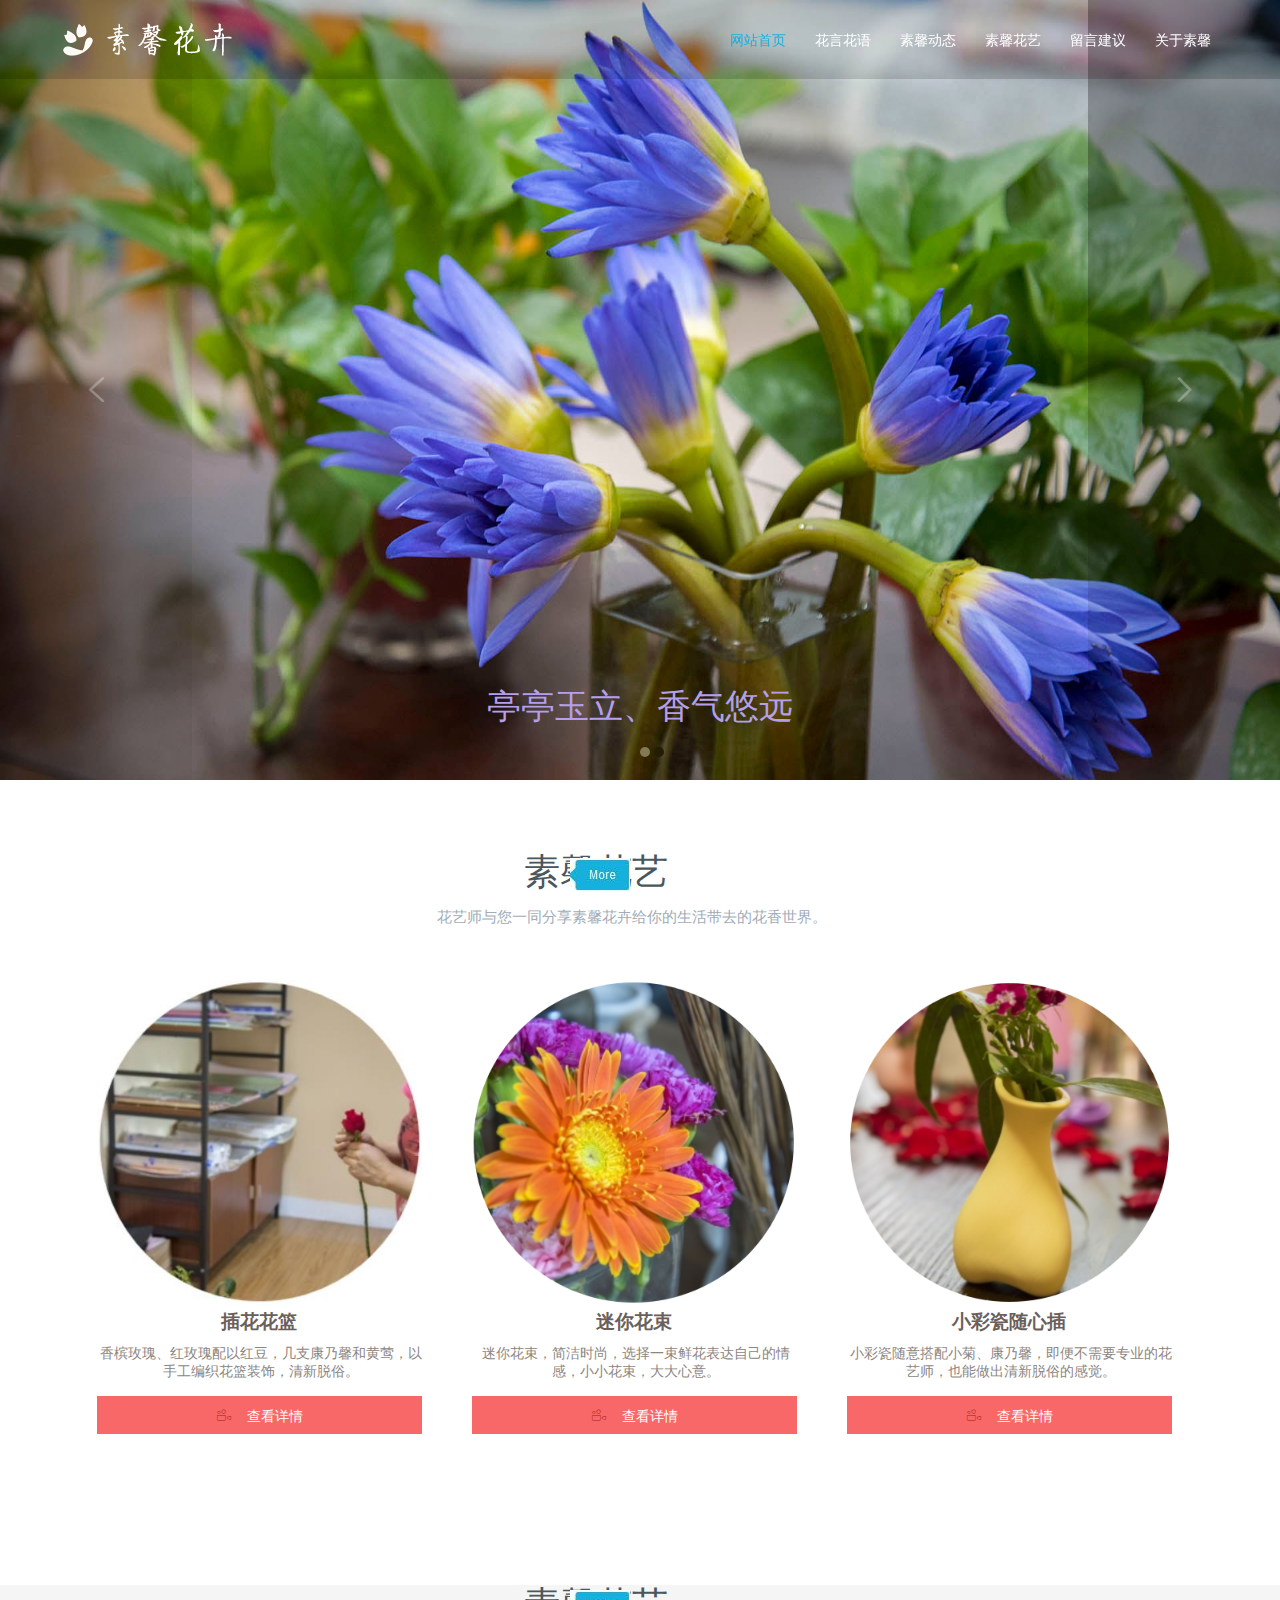
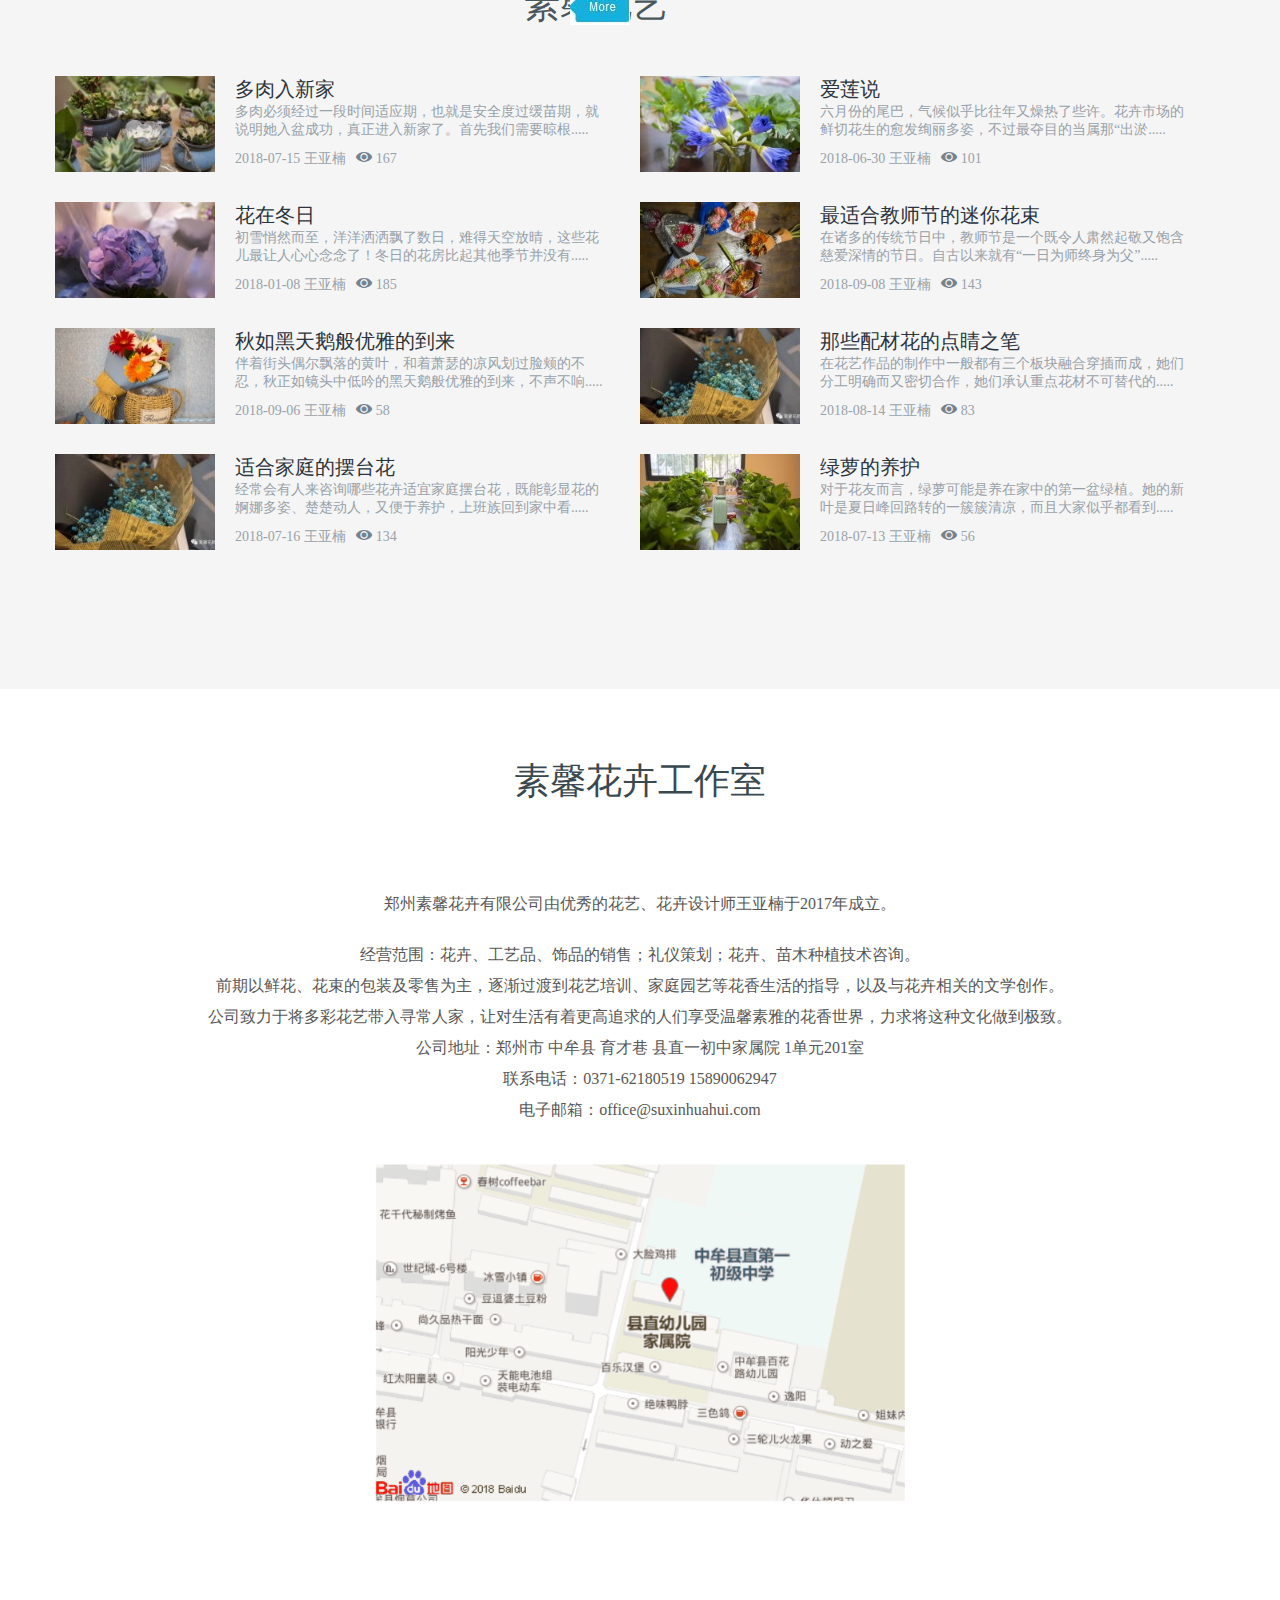
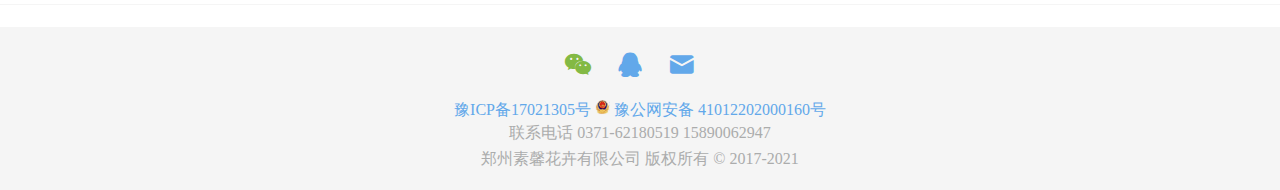
<file: suxinhuahui/index.html>
<!DOCTYPE html>
<html>
<head>
	<title></title>
	<link rel="stylesheet" type="text/css" href="./css/base.css">
	<link rel="stylesheet" type="text/css" href="./css/index.css">
	<link rel="stylesheet" type="text/css" href="./css/iconfont.css">
</head>
<body>
      <!-- header部 -->
	<div class="header">
		<div class="headerContent">
    	  <img src="./img/logo.png" class="logo">
    	  <div class="nav">
    		<ul>
    			<li><a href="" title="网站首页" class="one">网站首页</a></li>
    			<li><a href="huayanhuayu.html" title="花言花语" >花言花语</a></li>
    			<li><a href="huayanhuayu.html" title="素馨动态">素馨动态</a></li>
    			<li><a href="" title="素馨花艺">素馨花艺</a></li>
    			<li><a href="liuyanjianyi.html" title="留言建议">留言建议</a></li>
    			<li><a href="guanyusuxin.html" title="关于素馨">关于素馨</a></li>
    		</ul>
    	  </div>
    	 </div>
    </div>
    <!-- banner部 -->
    <div class="banner">
    		<ul class="bannerimg">
    			<li>
    				<a href="">
    					<img src="./img/bg.jpg">
    				</a>
    			</li>
    			<li>
    				<a href="">
    					<img src="./img/bgtwo.jpg">
    				</a>
    			</li>
    		</ul>
    		<p class="biaoyu">亭亭玉立、香气悠远</p>
            <div class="btnleft"> <i class="iconfont icon-ico_leftarrow"></i></div>
            <div class="btnright"> <i class="iconfont icon-youjiantou"></i></div>
            <ul class="btns">
            	<li></li>
            	<li></li>
            </ul>
	</div>
     <!-- main部 --> 
    <div class="main">
    	<div class="hezi">
    		<p>素馨花艺</p>
    		<a href="" class="biaozhi"><img src="./img/biaozhi.jpg"></a>
    	</div>
    	<p class="miaoshu">花艺师与您一同分享素馨花卉给你的生活带去的花香世界。</p>
     <!-- main里三个大块  -->
      
       <ul class="main">
    	<li>
    		<img src="./img/chahuahualan.jpg" class="chahua">
    		<span>插花花篮</span>
    		<span class="neirong">香槟玫瑰、红玫瑰配以红豆，几支康乃馨和黄莺，以手工编织花篮装饰，清新脱俗。</span>
    		<a href="xiangqing.html"> <i class="iconfont icon-sheyingji01"></i>查看详情</a>
    	</li>
    	<li>
    		<img src="./img/mini.png" class="chahua">
    		<span>迷你花束</span>
    		<span class="neirong">迷你花束，简洁时尚，选择一束鲜花表达自己的情感，小小花束，大大心意。</span>
    		<a href="xiangqing.html"> <i class="iconfont icon-sheyingji01"></i>查看详情</a>
    	</li>
    	<li>
    		<img src="./img/caici.png" class="chahua">
    		<span>小彩瓷随心插</span>
    		<span class="neirong">小彩瓷随意搭配小菊、康乃馨，即便不需要专业的花艺师，也能做出清新脱俗的感觉。</span>
    		<a href="xiangqing.html"> <i class="iconfont icon-sheyingji01"></i>查看详情</a>
    	</li>
        </ul>
    <div style="clear: both"></div>
    </div>
     <!-- jieshao部分 -->
	<div class="jieshao">
    	<div class="hezi">
    		<p>素馨花艺</p>
    		<a href="" class="biaozhi"><img src="./img/biaozhi.jpg"></a>
    	</div>
    	<div class="xiangqing">
    		<div>
    			<img src="./img/duorou.jpg">
    			<div class="right">
    				<a href="xiangqing.html" title="多肉入新家">多肉入新家</a>
    				<span>多肉必须经过一段时间适应期，也就是安全度过缓苗期，就说明她入盆成功，真正进入新家了。首先我们需要晾根.....</span>
    				<span>2018-07-15 王亚楠 &nbsp&nbsp<i class="iconfont icon-ai-eye"></i> 167</span>
    			</div>
    		</div>
    		<div>
    			<img src="./img/thumb.jpg">
    			<div class="right">
    				<a href="xiangqing.html" title="爱莲说">爱莲说</a>
    				<span>六月份的尾巴，气候似乎比往年又燥热了些许。花卉市场的鲜切花生的愈发绚丽多姿，不过最夺目的当属那“出淤.....</span>
    				<span>2018-06-30  王亚楠 &nbsp&nbsp<i class="iconfont icon-ai-eye"></i> 101</span>
    			</div>
    		</div>
    		<div>
    			<img src="./img/dong.jpg">
    			<div class="right">
    				<a href="xiangqing.html" title="花在冬日">花在冬日</a>
    				<span>初雪悄然而至，洋洋洒洒飘了数日，难得天空放晴，这些花儿最让人心心念念了！冬日的花房比起其他季节并没有.....</span>
    				<span>2018-01-08 王亚楠 &nbsp&nbsp<i class="iconfont icon-ai-eye"></i> 185</span>
    			</div>
    		</div>
    		<div>
    			<img src="./img/jiaoshi.jpg">
    			<div class="right">
    				<a href="xiangqing.html" title="最适合教师节的迷你花束">
                     最适合教师节的迷你花束 </a>
    				<span>在诸多的传统节日中，教师节是一个既令人肃然起敬又饱含慈爱深情的节日。自古以来就有“一日为师终身为父”.....</span>
    				<span>2018-09-08 王亚楠 &nbsp&nbsp<i class="iconfont icon-ai-eye"></i> 143</span>
    			</div>
    		</div>
    		<div>
    			<img src="./img/huanghua.jpg">
    			<div class="right">
    				<a href="xiangqing.html" title="秋如黑天鹅般优雅的到来">秋如黑天鹅般优雅的到来 </a>
    				<span>伴着街头偶尔飘落的黄叶，和着萧瑟的凉风划过脸颊的不忍，秋正如镜头中低吟的黑天鹅般优雅的到来，不声不响.....</span>
    				<span>2018-09-06 王亚楠 &nbsp&nbsp<i class="iconfont icon-ai-eye"></i> 58</span>
    			</div>
    		</div>
    		<div>
    			<img src="./img/peicaihua.jpg">
    			<div class="right">
    				<a href="xiangqing.html" title="那些配材花的点睛之笔">那些配材花的点睛之笔 </a>
    				<span>在花艺作品的制作中一般都有三个板块融合穿插而成，她们分工明确而又密切合作，她们承认重点花材不可替代的.....</span>
    				<span>2018-08-14 王亚楠 &nbsp&nbsp<i class="iconfont icon-ai-eye"></i> 83</span>
    			</div>
    		</div>
    		<div>
    			<img src="./img/baitaihua.jpg">
    			<div class="right">
    				<a href="xiangqing.html" title="适合家庭的摆台花">
                       适合家庭的摆台花 </a>
    				<span>经常会有人来咨询哪些花卉适宜家庭摆台花，既能彰显花的婀娜多姿、楚楚动人，又便于养护，上班族回到家中看.....</span>
    				<span>2018-07-16 王亚楠 &nbsp&nbsp<i class="iconfont icon-ai-eye"></i> 134</span>
    			</div>
    		</div>
    		<div>
    			<img src="./img/lvluo.jpg">
    			<div class="right">
    				<a href="xiangqing.html" title="绿萝的养护">
                        绿萝的养护 </a>
    				<span>对于花友而言，绿萝可能是养在家中的第一盆绿植。她的新叶是夏日峰回路转的一簇簇清凉，而且大家似乎都看到.....</span>
    				<span>2018-07-13 王亚楠 &nbsp&nbsp<i class="iconfont icon-ai-eye"></i> 56</span>
    			</div>
    		</div>
    	</div>
    	<div style="clear: both"></div>
    </div>
   <section>
    <div class="gongzuoshi">素馨花卉工作室</div>
    <div class="duanluo">
    	<span>郑州素馨花卉有限公司由优秀的花艺、花卉设计师王亚楠于2017年成立。</span>
    	<span>经营范围：花卉、工艺品、饰品的销售；礼仪策划；花卉、苗木种植技术咨询。</span>
    	<span>前期以鲜花、花束的包装及零售为主，逐渐过渡到花艺培训、家庭园艺等花香生活的指导，以及与花卉相关的文学创作。</span>
    	<span>公司致力于将多彩花艺带入寻常人家，让对生活有着更高追求的人们享受温馨素雅的花香世界，力求将这种文化做到极致。</span>
    	<span>公司地址：郑州市 中牟县 育才巷 县直一初中家属院 1单元201室</span>
    	<span>联系电话：0371-62180519  15890062947</span>
    	<span>电子邮箱：office@suxinhuahui.com</span>
    </div>
    </section>
    <div class="daohang">
      <img src="./img/daohang.png">
    </div>
    <div class="kongbai"></div>
    <!-- footer部分 -->
    <div class="footer">
    	<div class="photo">
    		<i class="iconfont icon-weixin"></i>
    		<i class="iconfont icon-qq"></i>
    		<i class="iconfont icon-youxiang"></i>
    	</div>
    	<div class="one">
    		<a href="">豫ICP备17021305号</a>
    		<img src="./img/guohui.png">
    		<a href="">豫公网安备 41012202000160号</a>
    	</div>
    	<div class="phone">联系电话 0371-62180519 15890062947</div>
    	<div class="phone">郑州素馨花卉有限公司 版权所有 © 2017-2021</div>
    </div>
</body>
</html>
</file>
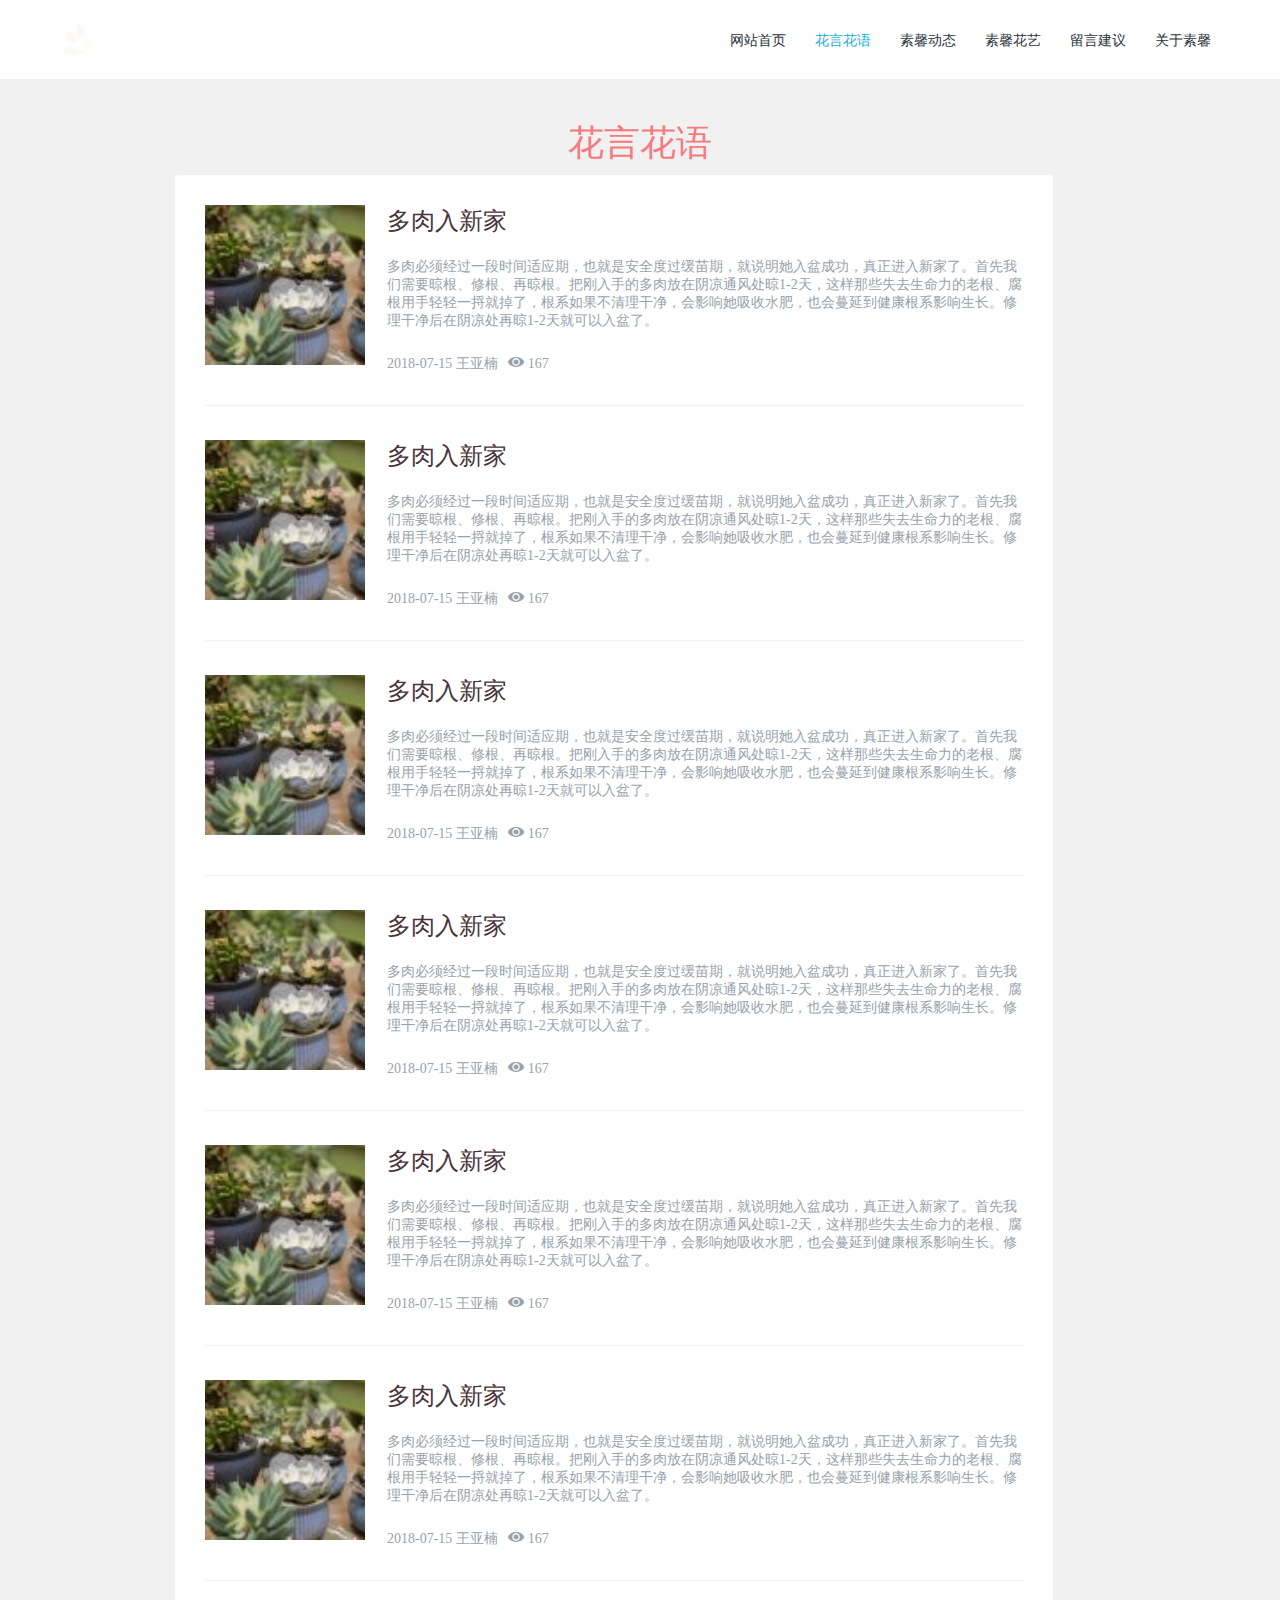
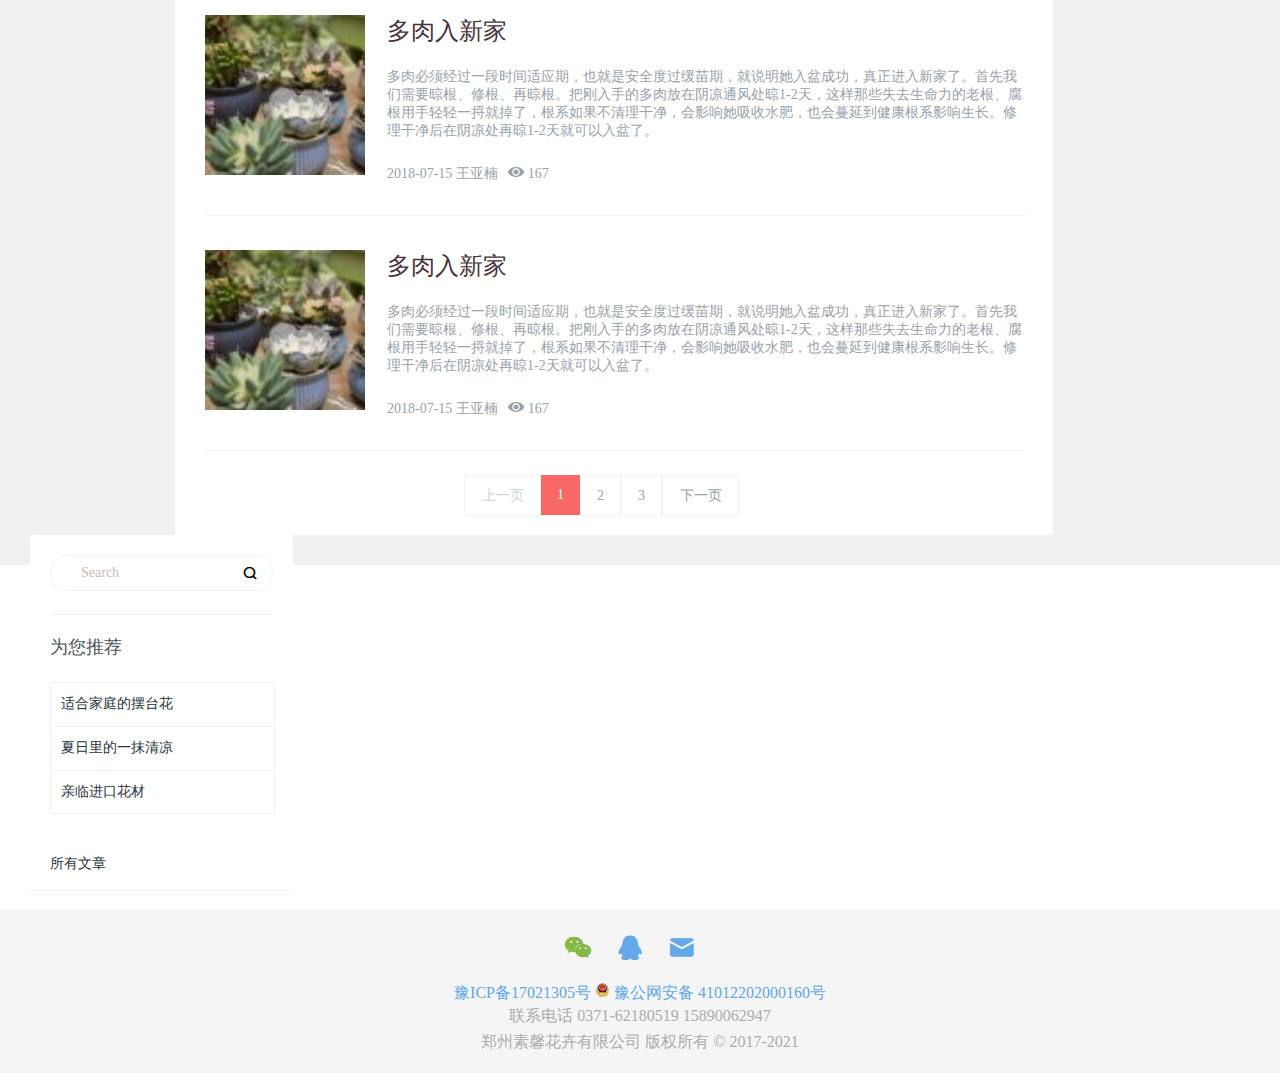
<file: suxinhuahui/huayanhuayu.html>
<!DOCTYPE html>
<html>
<head>
	<title></title>
	<link rel="stylesheet" type="text/css" href="./css/base.css">
	<link rel="stylesheet" type="text/css" href="./css/huayanhuayu.css">
	<link rel="stylesheet" type="text/css" href="./css/iconfont.css">
</head>
<body>
    <!-- header部 -->
	<div class="header">
		<div class="headerContent">
    	  <img src="./img/logo.png" class="logo">
    	  <div class="nav">
    		<ul>
    			<li><a href="index.html" title="网站首页">网站首页</a></li>
    			<li><a href="" title="花言花语" class="one">花言花语</a></li>
    			<li><a href="suxindongtai.html" title="素馨动态">素馨动态</a></li>
    			<li><a href="" title="素馨花艺">素馨花艺</a></li>
    			<li><a href="liuyanjianyi.html" title="留言建议">留言建议</a></li>
    			<li><a href="guanyusuxin.html" title="关于素馨">关于素馨</a></li>
    		</ul>
    	  </div>
    	 </div>
    </div>
    <div style="clear: both"></div>
      <!-- banner部分 -->
    <div class="banner">
    	<div class="title">花言花语</div>
    	<div class="list">
    		<ul>
    			<li>
    				<a href="xiangqing.html" title="多肉入新家">
    					<img src="./img/duo.jpg">
    				</a>
    				<div class="right">
    					<a href="xiangqing.html" class="o"><h1>多肉入新家</h1></a>
    					<p>多肉必须经过一段时间适应期，也就是安全度过缓苗期，就说明她入盆成功，真正进入新家了。首先我们需要晾根、修根、再晾根。把刚入手的多肉放在阴凉通风处晾1-2天，这样那些失去生命力的老根、腐根用手轻轻一捋就掉了，根系如果不清理干净，会影响她吸收水肥，也会蔓延到健康根系影响生长。修理干净后在阴凉处再晾1-2天就可以入盆了。</p>
    					<span>2018-07-15 王亚楠 &nbsp&nbsp<i class="iconfont icon-ai-eye"></i> 167</span>
    				</div>
    			</li>
    			<li>
    				<a href="xiangqing.html" title="多肉入新家">
    					<img src="./img/duo.jpg">
    				</a>
    				<div class="right">
    					<a href="xiangqing.html" class="o"><h1>多肉入新家</h1> </a>
    					<p>多肉必须经过一段时间适应期，也就是安全度过缓苗期，就说明她入盆成功，真正进入新家了。首先我们需要晾根、修根、再晾根。把刚入手的多肉放在阴凉通风处晾1-2天，这样那些失去生命力的老根、腐根用手轻轻一捋就掉了，根系如果不清理干净，会影响她吸收水肥，也会蔓延到健康根系影响生长。修理干净后在阴凉处再晾1-2天就可以入盆了。</p>
    					<span>2018-07-15 王亚楠 &nbsp&nbsp<i class="iconfont icon-ai-eye"></i> 167</span>
    				</div>
    			</li>
    			<li>
    				<a href="xiangqing.html" title="多肉入新家">
    					<img src="./img/duo.jpg">
    				</a>
    				<div class="right">
    					<a href="xiangqing.html" class="o"><h1>多肉入新家</h1></a>
    					<p>多肉必须经过一段时间适应期，也就是安全度过缓苗期，就说明她入盆成功，真正进入新家了。首先我们需要晾根、修根、再晾根。把刚入手的多肉放在阴凉通风处晾1-2天，这样那些失去生命力的老根、腐根用手轻轻一捋就掉了，根系如果不清理干净，会影响她吸收水肥，也会蔓延到健康根系影响生长。修理干净后在阴凉处再晾1-2天就可以入盆了。</p>
    					<span>2018-07-15 王亚楠 &nbsp&nbsp<i class="iconfont icon-ai-eye"></i> 167</span>
    				</div>
    			</li>
    			<li>
    				<a href="xiangqing.html" title="多肉入新家">
    					<img src="./img/duo.jpg">
    				</a>
    				<div class="right">
    					<a href="xiangqing.html" class="o"><h1>多肉入新家</h1></a>
    					<p>多肉必须经过一段时间适应期，也就是安全度过缓苗期，就说明她入盆成功，真正进入新家了。首先我们需要晾根、修根、再晾根。把刚入手的多肉放在阴凉通风处晾1-2天，这样那些失去生命力的老根、腐根用手轻轻一捋就掉了，根系如果不清理干净，会影响她吸收水肥，也会蔓延到健康根系影响生长。修理干净后在阴凉处再晾1-2天就可以入盆了。</p>
    					<span>2018-07-15 王亚楠 &nbsp&nbsp<i class="iconfont icon-ai-eye"></i> 167</span>
    				</div>
    			</li>
    			<li>
    				<a href="xiangqing.html" title="多肉入新家">
    					<img src="./img/duo.jpg">
    				</a>
    				<div class="right">
    					<a href="xiangqing.html" class="o"><h1>多肉入新家</h1></a>
    					<p>多肉必须经过一段时间适应期，也就是安全度过缓苗期，就说明她入盆成功，真正进入新家了。首先我们需要晾根、修根、再晾根。把刚入手的多肉放在阴凉通风处晾1-2天，这样那些失去生命力的老根、腐根用手轻轻一捋就掉了，根系如果不清理干净，会影响她吸收水肥，也会蔓延到健康根系影响生长。修理干净后在阴凉处再晾1-2天就可以入盆了。</p>
    					<span>2018-07-15 王亚楠 &nbsp&nbsp<i class="iconfont icon-ai-eye"></i> 167</span>
    				</div>
    			</li>
    			<li>
    				<a href="xiangqing.html" title="多肉入新家">
    					<img src="./img/duo.jpg">
    				</a>
    				<div class="right">
    					<a href="xiangqing.html" class="o"><h1>多肉入新家</h1></a>
    					<p>多肉必须经过一段时间适应期，也就是安全度过缓苗期，就说明她入盆成功，真正进入新家了。首先我们需要晾根、修根、再晾根。把刚入手的多肉放在阴凉通风处晾1-2天，这样那些失去生命力的老根、腐根用手轻轻一捋就掉了，根系如果不清理干净，会影响她吸收水肥，也会蔓延到健康根系影响生长。修理干净后在阴凉处再晾1-2天就可以入盆了。</p>
    					<span>2018-07-15 王亚楠 &nbsp&nbsp<i class="iconfont icon-ai-eye"></i> 167</span>
    				</div>
    			</li>
    			<li>
    				<a href="xiangqing.html" title="多肉入新家">
    					<img src="./img/duo.jpg">
    				</a>
    				<div class="right">
    					<a href="xiangqing.html" class="o"><h1>多肉入新家</h1></a>
    					<p>多肉必须经过一段时间适应期，也就是安全度过缓苗期，就说明她入盆成功，真正进入新家了。首先我们需要晾根、修根、再晾根。把刚入手的多肉放在阴凉通风处晾1-2天，这样那些失去生命力的老根、腐根用手轻轻一捋就掉了，根系如果不清理干净，会影响她吸收水肥，也会蔓延到健康根系影响生长。修理干净后在阴凉处再晾1-2天就可以入盆了。</p>
    					<span>2018-07-15 王亚楠 &nbsp&nbsp<i class="iconfont icon-ai-eye"></i> 167</span>
    				</div>
    			</li>
    			<li>
    				<a href="xiangqing.html" title="多肉入新家">
    					<img src="./img/duo.jpg">
    				</a>
    				<div class="right">
    					<a href="xiangqing.html" class="o"><h1>多肉入新家</h1></a>
    					<p>多肉必须经过一段时间适应期，也就是安全度过缓苗期，就说明她入盆成功，真正进入新家了。首先我们需要晾根、修根、再晾根。把刚入手的多肉放在阴凉通风处晾1-2天，这样那些失去生命力的老根、腐根用手轻轻一捋就掉了，根系如果不清理干净，会影响她吸收水肥，也会蔓延到健康根系影响生长。修理干净后在阴凉处再晾1-2天就可以入盆了。</p>
    					<span>2018-07-15 王亚楠 &nbsp&nbsp<i class="iconfont icon-ai-eye"></i> 167</span>
    				</div>
    			</li>
    		</ul>
    		<div style="clear: both"></div>
    		<div class="page">
    			<span class="one">上一页</span>
    		    <span>1</span>
    		    <span>2</span>
    		    <span>3</span>
    		    <span class="one">下一页</span>
    		</div>
    	</div>
    	<!-- news部分 -->
    	<div class="news">
    		<input type="text" name="" value="Search">
    		<i class="iconfont icon-sousuo"></i>
            <div></div>
            <h1>为您推荐</h1>
            <div style="clear: both"></div>
            <div class="kuangjia">
            	<div class="yi">
            		<a href="xiangqing.html">适合家庭的摆台花</a>
            	</div>
            	<div class="er">
            		<a href="xiangqing.html">夏日里的一抹清凉</a>
            	</div>
            	<div class="san">
            		<a href="xiangqing.html">亲临进口花材</a>
            	</div>
            </div>
            <div class="hou">
            <a href="huayanhuayu.html" class="hou">所有文章</a>
            </div>
    	</div>
    </div>
    <div style="clear: both"></div>
    <div class="kongbai"></div>
    <!-- footer部分 -->
    <div class="footer">
    	<div class="photo">
    		<i class="iconfont icon-weixin"></i>
    		<i class="iconfont icon-qq"></i>
    		<i class="iconfont icon-youxiang"></i>
    	</div>
    	<div class="one">
    		<a href="">豫ICP备17021305号</a>
    		<img src="./img/guohui.png">
    		<a href="">豫公网安备 41012202000160号</a>
    	</div>
    	<div class="phone">联系电话 0371-62180519 15890062947</div>
    	<div class="phone">郑州素馨花卉有限公司 版权所有 © 2017-2021</div>
    </div>
</body>
</html>
</file>
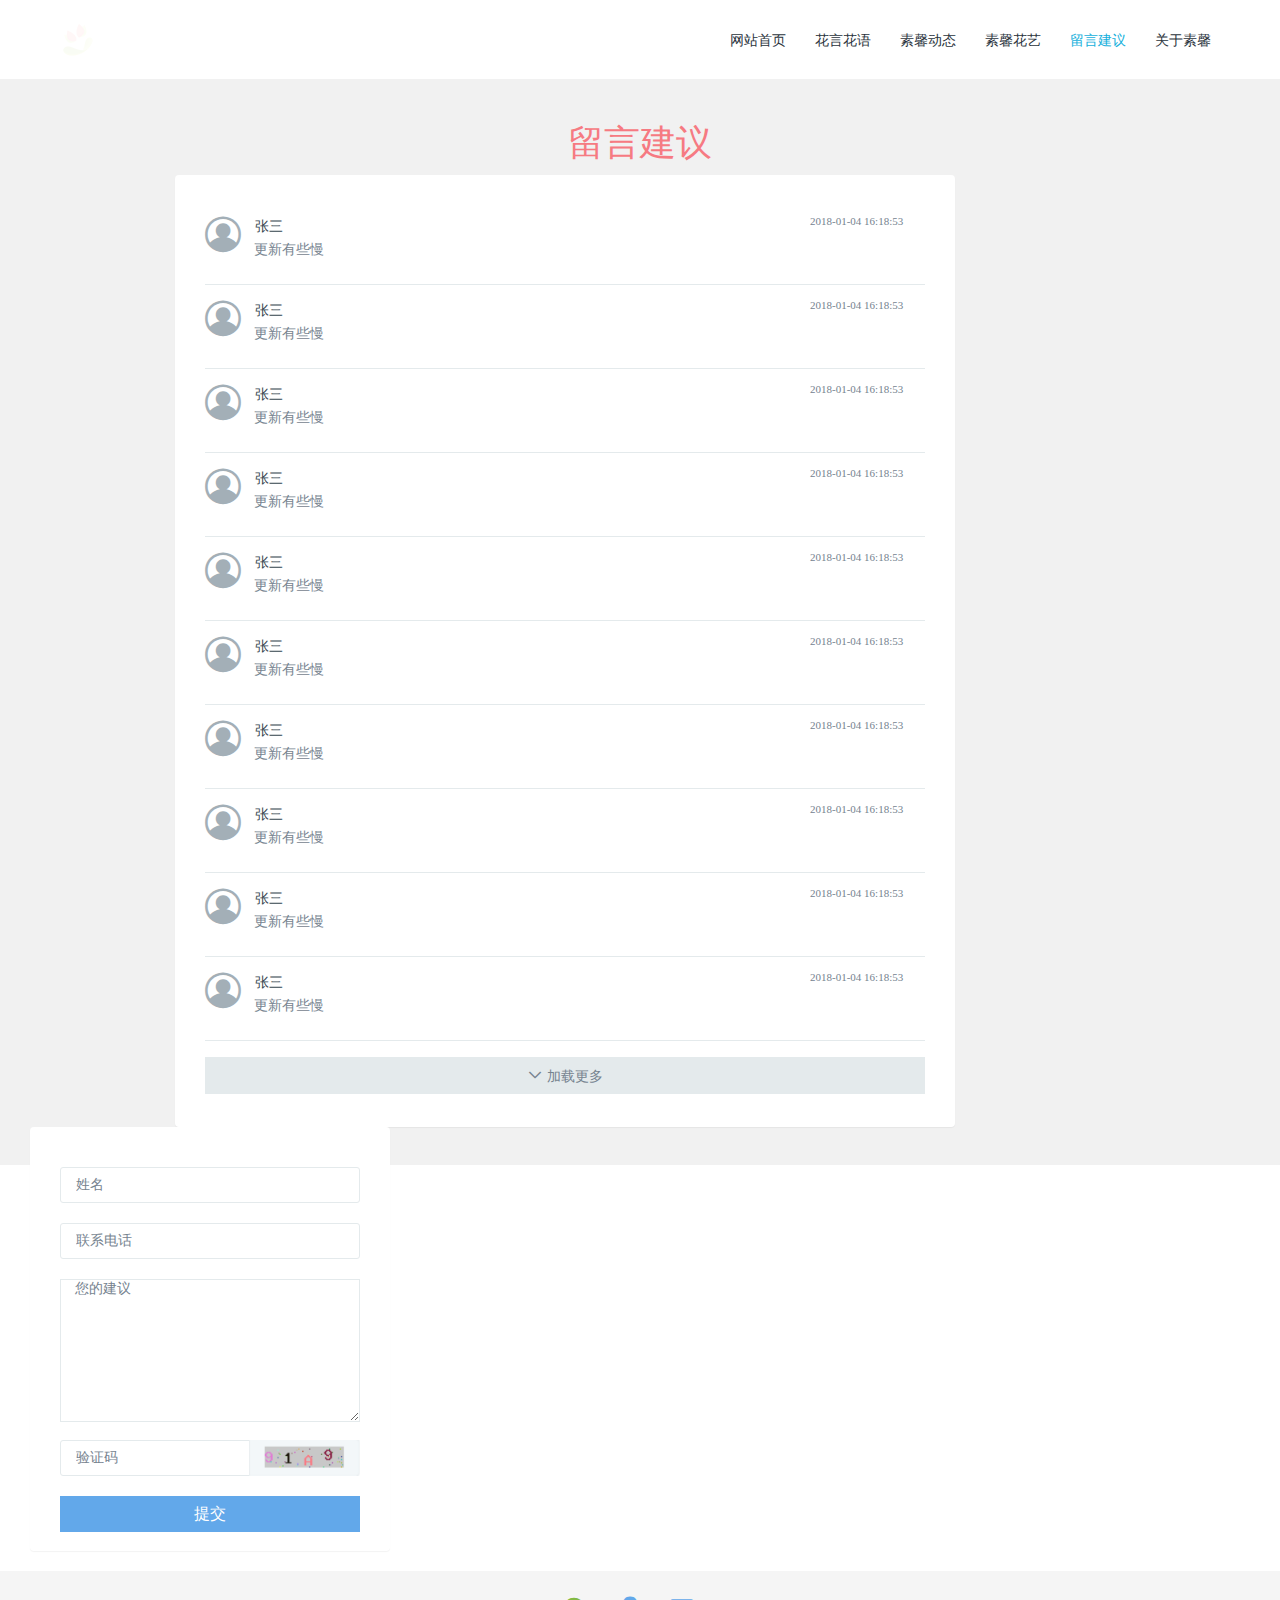
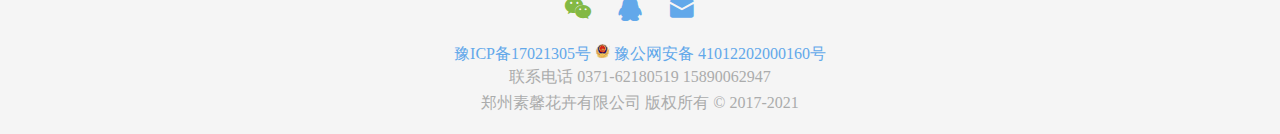
<file: suxinhuahui/liuyanjianyi.html>
<!DOCTYPE html>
<html>
<head>
	<title></title>
	<link rel="stylesheet" type="text/css" href="./css/base.css">
	<link rel="stylesheet" type="text/css" href="./css/liuyanjianyi.css">
	<link rel="stylesheet" type="text/css" href="./css/iconfont.css">
</head>
<body>
	<div class="header">
		<div class="headerContent">
    	  <img src="./img/logo.png" class="logo">
    	  <div class="nav">
    		<ul>
    			<li><a href="index.html" title="网站首页">网站首页</a></li>
    			<li><a href="huayanhuayu.html" title="花言花语">花言花语</a></li>
    			<li><a href="huayanhuayu.html" title="素馨动态">素馨动态</a></li>
    			<li><a href="" title="素馨花艺">素馨花艺</a></li>
    			<li><a href="" title="留言建议" class="one">留言建议</a></li>
    			<li><a href="guanyusuxin.html" title="关于素馨">关于素馨</a></li>
    		</ul>
    	  </div>
    	 </div>
    </div>
    <div style="clear: both"></div>
      <!-- banner部分 -->
    <div class="banner">
     	<div class="title">留言建议</div>
     	<div class="list">
    		<ul>
    			<li>
    				<i class="iconfont icon-touxiang"></i>
    				<div class="right">
    					<div>
    						<h4>张三</h4>
    						<h6 class="date">2018-01-04 16:18:53</h6>
    					</div>
    					<div class="liuyan">更新有些慢</div>
    				</div>
                </li>
                <li>
    				<i class="iconfont icon-touxiang"></i>
    				<div class="right">
    					<div>
    						<h4>张三</h4>
    						<h6 class="date">2018-01-04 16:18:53</h6>
    					</div>
    					<div class="liuyan">更新有些慢</div>
    				</div>
                </li>
                <li>
    				<i class="iconfont icon-touxiang"></i>
    				<div class="right">
    					<div>
    						<h4>张三</h4>
    						<h6 class="date">2018-01-04 16:18:53</h6>
    					</div>
    					<div class="liuyan">更新有些慢</div>
    				</div>
                </li>
                <li>
    				<i class="iconfont icon-touxiang"></i>
    				<div class="right">
    					<div>
    						<h4>张三</h4>
    						<h6 class="date">2018-01-04 16:18:53</h6>
    					</div>
    					<div class="liuyan">更新有些慢</div>
    				</div>
                </li>
                <li>
    				<i class="iconfont icon-touxiang"></i>
    				<div class="right">
    					<div>
    						<h4>张三</h4>
    						<h6 class="date">2018-01-04 16:18:53</h6>
    					</div>
    					<div class="liuyan">更新有些慢</div>
    				</div>
                </li>
                <li>
    				<i class="iconfont icon-touxiang"></i>
    				<div class="right">
    					<div>
    						<h4>张三</h4>
    						<h6 class="date">2018-01-04 16:18:53</h6>
    					</div>
    					<div class="liuyan">更新有些慢</div>
    				</div>
                </li>
                <li>
    				<i class="iconfont icon-touxiang"></i>
    				<div class="right">
    					<div>
    						<h4>张三</h4>
    						<h6 class="date">2018-01-04 16:18:53</h6>
    					</div>
    					<div class="liuyan">更新有些慢</div>
    				</div>
                </li>
                <li>
    				<i class="iconfont icon-touxiang"></i>
    				<div class="right">
    					<div>
    						<h4>张三</h4>
    						<h6 class="date">2018-01-04 16:18:53</h6>
    					</div>
    					<div class="liuyan">更新有些慢</div>
    				</div>
                </li>
                <li>
    				<i class="iconfont icon-touxiang"></i>
    				<div class="right">
    					<div>
    						<h4>张三</h4>
    						<h6 class="date">2018-01-04 16:18:53</h6>
    					</div>
    					<div class="liuyan">更新有些慢</div>
    				</div>
                </li>
                <li>
    				<i class="iconfont icon-touxiang"></i>
    				<div class="right">
    					<div>
    						<h4>张三</h4>
    						<h6 class="date">2018-01-04 16:18:53</h6>
    					</div>
    					<div class="liuyan">
    					   更新有些慢
    				    </div>
    				</div>
                </li>
    		</ul>
    		<div class="page">
    			<a href=""> <i class="iconfont icon-xialajiantou"></i> 加载更多</a>
    		</div>
        </div>
    	<!-- news部分 -->
    	<div class="news">
    		<input type="text" value="姓名">
    		<input type="text" value="联系电话">
    		<div>
    			<textarea>    您的建议</textarea>
            </div>
            <input type="text" value="验证码" class="photo"> <img src="./img/yanzhengma.png">
            <div class="sumbit">
            	<input type="sumbit" value="提交">
            </div>
    	</div>
   </div>
    <div style="clear: both"></div>
    <div class="kongbai"></div>
    <!-- footer部分 -->
    <div class="footer">
    	<div class="photo">
    		<i class="iconfont icon-weixin"></i>
    		<i class="iconfont icon-qq"></i>
    		<i class="iconfont icon-youxiang"></i>
    	</div>
    	<div class="one">
    		<a href="">豫ICP备17021305号</a>
    		<img src="./img/guohui.png">
    		<a href="">豫公网安备 41012202000160号</a>
    	</div>
    	<div class="phone">联系电话 0371-62180519 15890062947</div>
    	<div class="phone">郑州素馨花卉有限公司 版权所有 © 2017-2021</div>
    </div>
     </div>
</body>
</html>
</file>
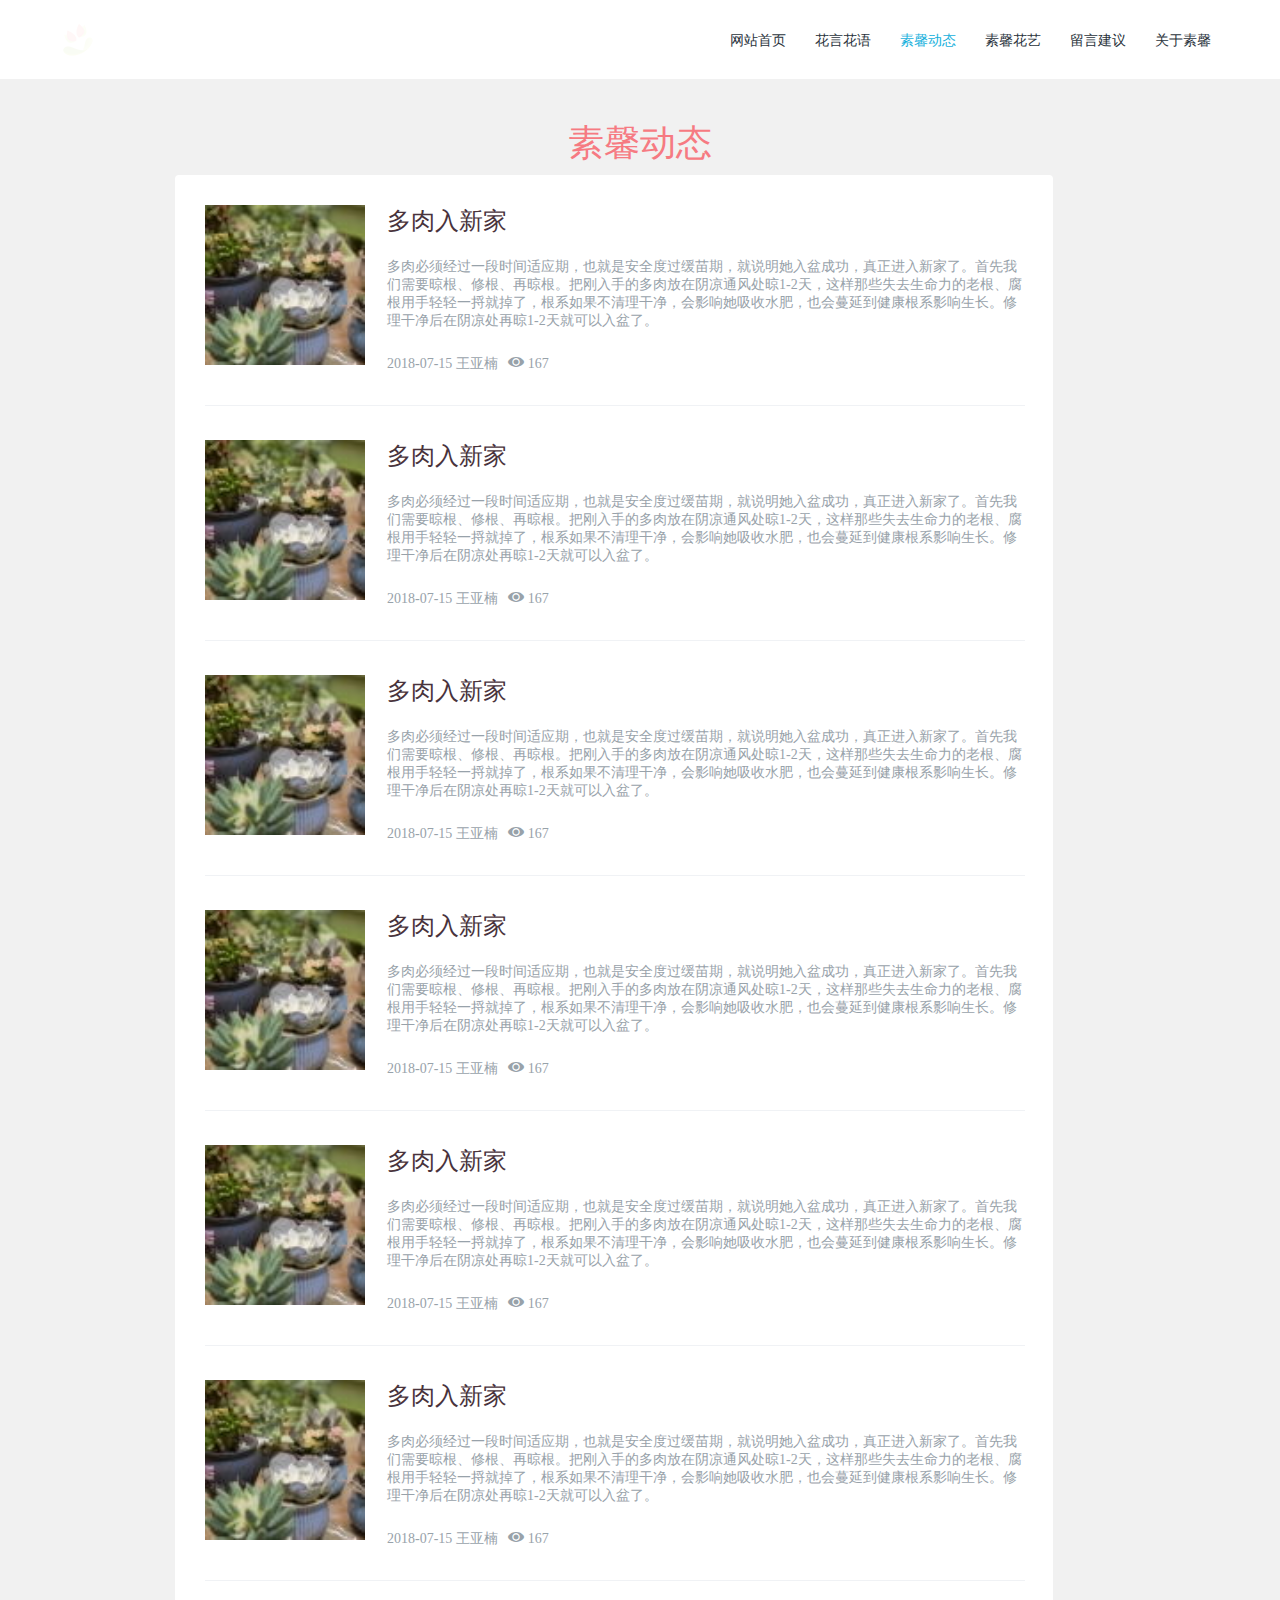
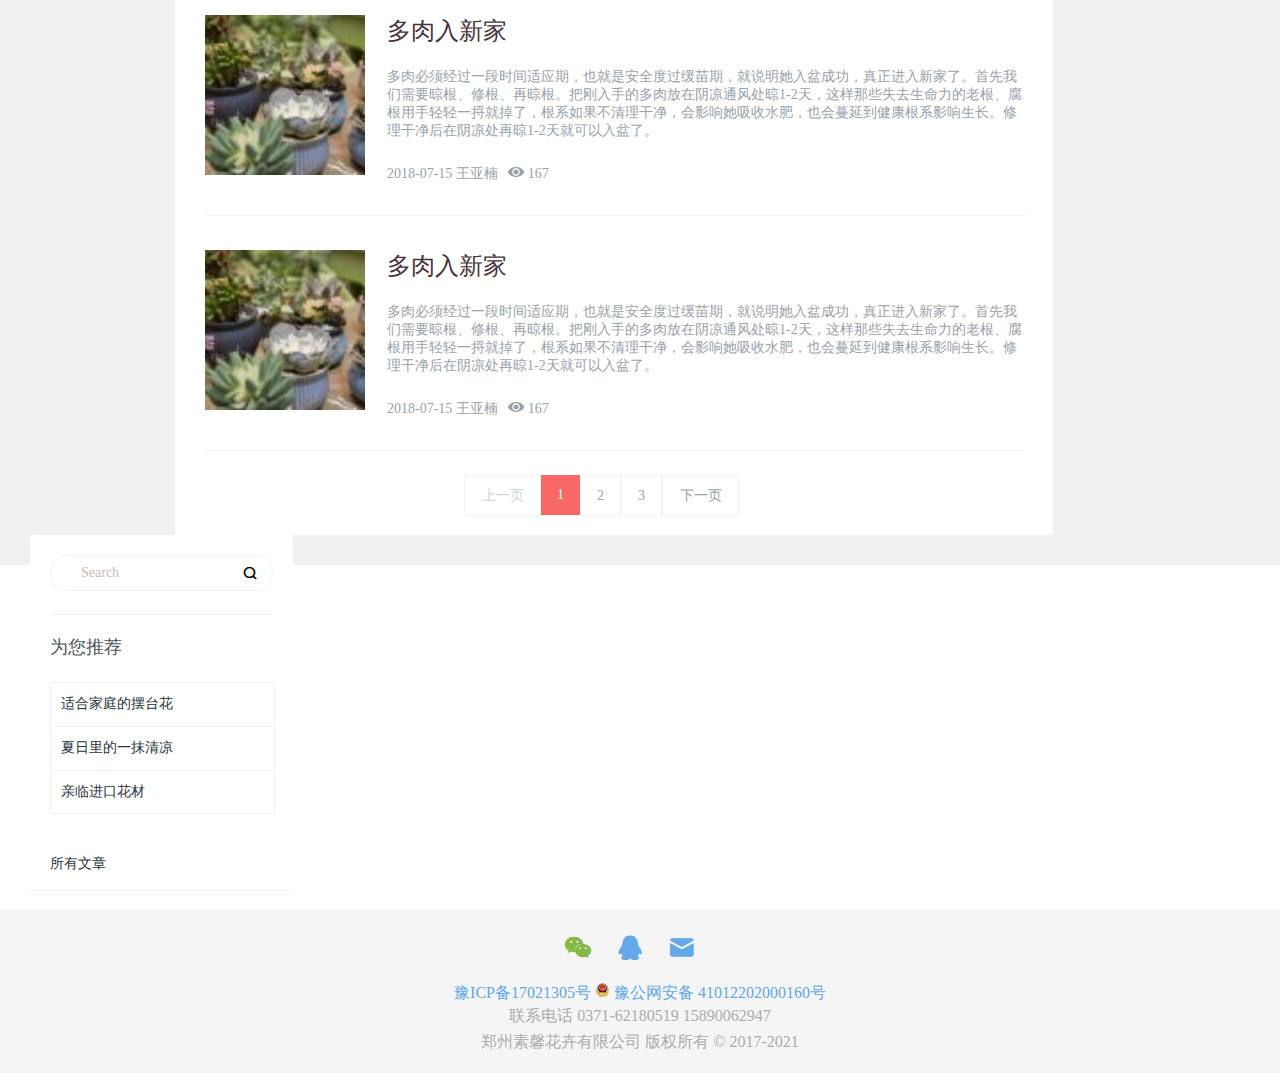
<file: suxinhuahui/suxindongtai.html>
<!DOCTYPE html>
<html>
<head>
	<title></title>
	<link rel="stylesheet" type="text/css" href="./css/base.css">
	<link rel="stylesheet" type="text/css" href="./css/huayanhuayu.css">
	<link rel="stylesheet" type="text/css" href="./css/iconfont.css">
</head>
<body>
    <!-- header部 -->
	<div class="header">
		<div class="headerContent">
    	  <img src="./img/logo.png" class="logo">
    	  <div class="nav">
    		<ul>
    			<li><a href="index.html" title="网站首页">网站首页</a></li>
    			<li><a href="huayanhuayu.html" title="花言花语">花言花语</a></li>
    			<li><a href="" title="素馨动态" class="one">素馨动态</a></li>
    			<li><a href="" title="素馨花艺">素馨花艺</a></li>
    			<li><a href="liuyanjianyi.html" title="留言建议">留言建议</a></li>
    			<li><a href="guanyusuxin.html" title="关于素馨">关于素馨</a></li>
    		</ul>
    	  </div>
    	 </div>
    </div>
    <div style="clear: both"></div>
      <!-- banner部分 -->
    <div class="banner">
    	<div class="title">素馨动态</div>
    	<div class="list">
    		<ul>
    			<li>
    				<a href="xiangqing.html" title="多肉入新家">
    					<img src="./img/duo.jpg">
    				</a>
    				<div class="right">
    					<a href="xiangqing.html" class="o"><h1>多肉入新家</h1></a>
    					<p>多肉必须经过一段时间适应期，也就是安全度过缓苗期，就说明她入盆成功，真正进入新家了。首先我们需要晾根、修根、再晾根。把刚入手的多肉放在阴凉通风处晾1-2天，这样那些失去生命力的老根、腐根用手轻轻一捋就掉了，根系如果不清理干净，会影响她吸收水肥，也会蔓延到健康根系影响生长。修理干净后在阴凉处再晾1-2天就可以入盆了。</p>
    					<span>2018-07-15 王亚楠 &nbsp&nbsp<i class="iconfont icon-ai-eye"></i> 167</span>
    				</div>
    			</li>
    			<li>
    				<a href="xiangqing.html" title="多肉入新家">
    					<img src="./img/duo.jpg">
    				</a>
    				<div class="right">
    					<a href="xiangqing.html" class="o"><h1>多肉入新家</h1> </a>
    					<p>多肉必须经过一段时间适应期，也就是安全度过缓苗期，就说明她入盆成功，真正进入新家了。首先我们需要晾根、修根、再晾根。把刚入手的多肉放在阴凉通风处晾1-2天，这样那些失去生命力的老根、腐根用手轻轻一捋就掉了，根系如果不清理干净，会影响她吸收水肥，也会蔓延到健康根系影响生长。修理干净后在阴凉处再晾1-2天就可以入盆了。</p>
    					<span>2018-07-15 王亚楠 &nbsp&nbsp<i class="iconfont icon-ai-eye"></i> 167</span>
    				</div>
    			</li>
    			<li>
    				<a href="xiangqing.html" title="多肉入新家">
    					<img src="./img/duo.jpg">
    				</a>
    				<div class="right">
    					<a href="xiangqing.html" class="o"><h1>多肉入新家</h1></a>
    					<p>多肉必须经过一段时间适应期，也就是安全度过缓苗期，就说明她入盆成功，真正进入新家了。首先我们需要晾根、修根、再晾根。把刚入手的多肉放在阴凉通风处晾1-2天，这样那些失去生命力的老根、腐根用手轻轻一捋就掉了，根系如果不清理干净，会影响她吸收水肥，也会蔓延到健康根系影响生长。修理干净后在阴凉处再晾1-2天就可以入盆了。</p>
    					<span>2018-07-15 王亚楠 &nbsp&nbsp<i class="iconfont icon-ai-eye"></i> 167</span>
    				</div>
    			</li>
    			<li>
    				<a href="xiangqing.html" title="多肉入新家">
    					<img src="./img/duo.jpg">
    				</a>
    				<div class="right">
    					<a href="xiangqing.html" class="o"><h1>多肉入新家</h1></a>
    					<p>多肉必须经过一段时间适应期，也就是安全度过缓苗期，就说明她入盆成功，真正进入新家了。首先我们需要晾根、修根、再晾根。把刚入手的多肉放在阴凉通风处晾1-2天，这样那些失去生命力的老根、腐根用手轻轻一捋就掉了，根系如果不清理干净，会影响她吸收水肥，也会蔓延到健康根系影响生长。修理干净后在阴凉处再晾1-2天就可以入盆了。</p>
    					<span>2018-07-15 王亚楠 &nbsp&nbsp<i class="iconfont icon-ai-eye"></i> 167</span>
    				</div>
    			</li>
    			<li>
    				<a href="xiangqing.html" title="多肉入新家">
    					<img src="./img/duo.jpg">
    				</a>
    				<div class="right">
    					<a href="xiangqing.html" class="o"><h1>多肉入新家</h1></a>
    					<p>多肉必须经过一段时间适应期，也就是安全度过缓苗期，就说明她入盆成功，真正进入新家了。首先我们需要晾根、修根、再晾根。把刚入手的多肉放在阴凉通风处晾1-2天，这样那些失去生命力的老根、腐根用手轻轻一捋就掉了，根系如果不清理干净，会影响她吸收水肥，也会蔓延到健康根系影响生长。修理干净后在阴凉处再晾1-2天就可以入盆了。</p>
    					<span>2018-07-15 王亚楠 &nbsp&nbsp<i class="iconfont icon-ai-eye"></i> 167</span>
    				</div>
    			</li>
    			<li>
    				<a href="xiangqing.html" title="多肉入新家">
    					<img src="./img/duo.jpg">
    				</a>
    				<div class="right">
    					<a href="xiangqing.html" class="o"><h1>多肉入新家</h1></a>
    					<p>多肉必须经过一段时间适应期，也就是安全度过缓苗期，就说明她入盆成功，真正进入新家了。首先我们需要晾根、修根、再晾根。把刚入手的多肉放在阴凉通风处晾1-2天，这样那些失去生命力的老根、腐根用手轻轻一捋就掉了，根系如果不清理干净，会影响她吸收水肥，也会蔓延到健康根系影响生长。修理干净后在阴凉处再晾1-2天就可以入盆了。</p>
    					<span>2018-07-15 王亚楠 &nbsp&nbsp<i class="iconfont icon-ai-eye"></i> 167</span>
    				</div>
    			</li>
    			<li>
    				<a href="xiangqing.html" title="多肉入新家">
    					<img src="./img/duo.jpg">
    				</a>
    				<div class="right">
    					<a href="xiangqing.html" class="o"><h1>多肉入新家</h1></a>
    					<p>多肉必须经过一段时间适应期，也就是安全度过缓苗期，就说明她入盆成功，真正进入新家了。首先我们需要晾根、修根、再晾根。把刚入手的多肉放在阴凉通风处晾1-2天，这样那些失去生命力的老根、腐根用手轻轻一捋就掉了，根系如果不清理干净，会影响她吸收水肥，也会蔓延到健康根系影响生长。修理干净后在阴凉处再晾1-2天就可以入盆了。</p>
    					<span>2018-07-15 王亚楠 &nbsp&nbsp<i class="iconfont icon-ai-eye"></i> 167</span>
    				</div>
    			</li>
    			<li>
    				<a href="xiangqing.html" title="多肉入新家">
    					<img src="./img/duo.jpg">
    				</a>
    				<div class="right">
    					<a href="xiangqing.html" class="o"><h1>多肉入新家</h1></a>
    					<p>多肉必须经过一段时间适应期，也就是安全度过缓苗期，就说明她入盆成功，真正进入新家了。首先我们需要晾根、修根、再晾根。把刚入手的多肉放在阴凉通风处晾1-2天，这样那些失去生命力的老根、腐根用手轻轻一捋就掉了，根系如果不清理干净，会影响她吸收水肥，也会蔓延到健康根系影响生长。修理干净后在阴凉处再晾1-2天就可以入盆了。</p>
    					<span>2018-07-15 王亚楠 &nbsp&nbsp<i class="iconfont icon-ai-eye"></i> 167</span>
    				</div>
    			</li>
    		</ul>
    		<div style="clear: both"></div>
    		<div class="page">
    			<span class="one">上一页</span>
    		    <span>1</span>
    		    <span>2</span>
    		    <span>3</span>
    		    <span class="one">下一页</span>
    		</div>
    	</div>
    	<!-- news部分 -->
    	<div class="news">
    		<input type="text" name="" value="Search">
    		<i class="iconfont icon-sousuo"></i>
            <div></div>
            <h1>为您推荐</h1>
            <div style="clear: both"></div>
            <div class="kuangjia">
            	<div class="yi">
            		<a href="xiangqing.html">适合家庭的摆台花</a>
            	</div>
            	<div class="er">
            		<a href="xiangqing.html">夏日里的一抹清凉</a>
            	</div>
            	<div class="san">
            		<a href="xiangqing.html">亲临进口花材</a>
            	</div>
            </div>
            <div class="hou">
            <a href="huayanhuayu.html" class="hou">所有文章</a>
            </div>
    	</div>
    </div>
    <div style="clear: both"></div>
    <div class="kongbai"></div>
    <!-- footer部分 -->
    <div class="footer">
    	<div class="photo">
    		<i class="iconfont icon-weixin"></i>
    		<i class="iconfont icon-qq"></i>
    		<i class="iconfont icon-youxiang"></i>
    	</div>
    	<div class="one">
    		<a href="">豫ICP备17021305号</a>
    		<img src="./img/guohui.png">
    		<a href="">豫公网安备 41012202000160号</a>
    	</div>
    	<div class="phone">联系电话 0371-62180519 15890062947</div>
    	<div class="phone">郑州素馨花卉有限公司 版权所有 © 2017-2021</div>
    </div>
</body>
</html>
</file>
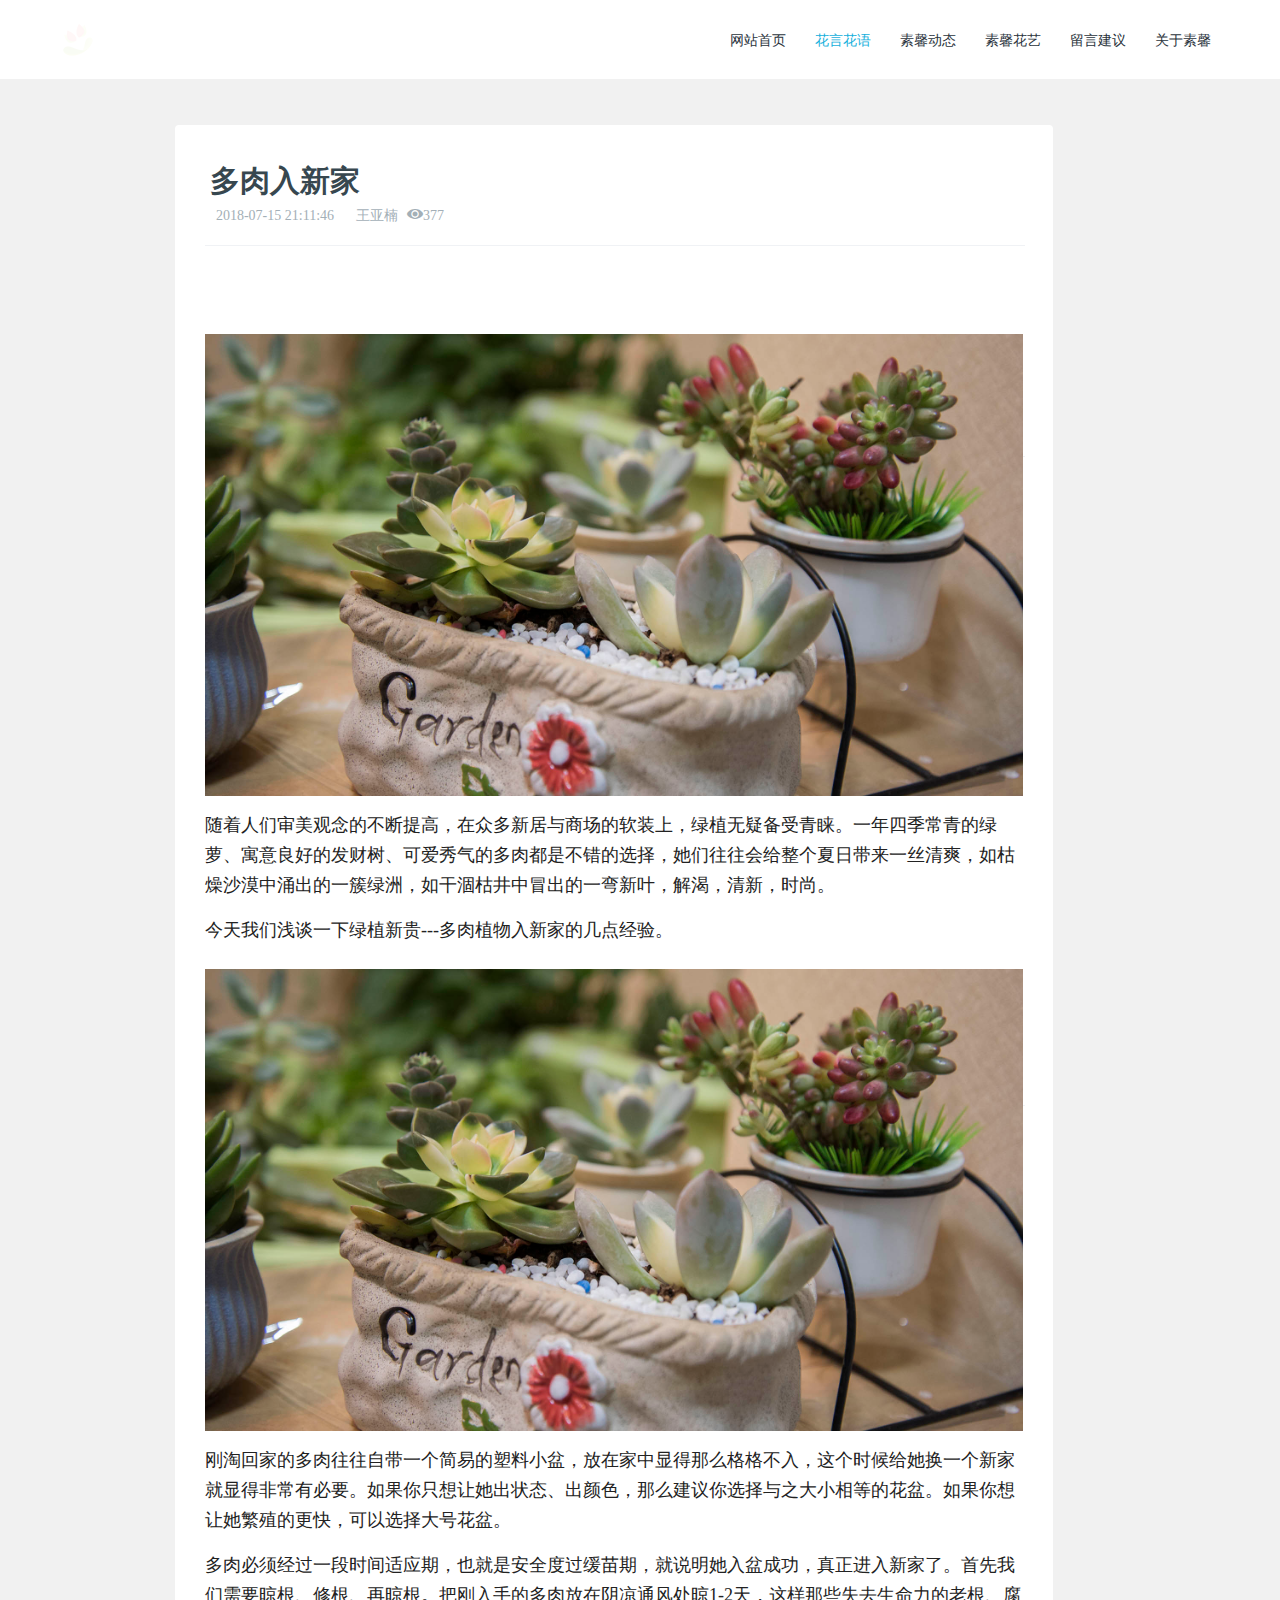
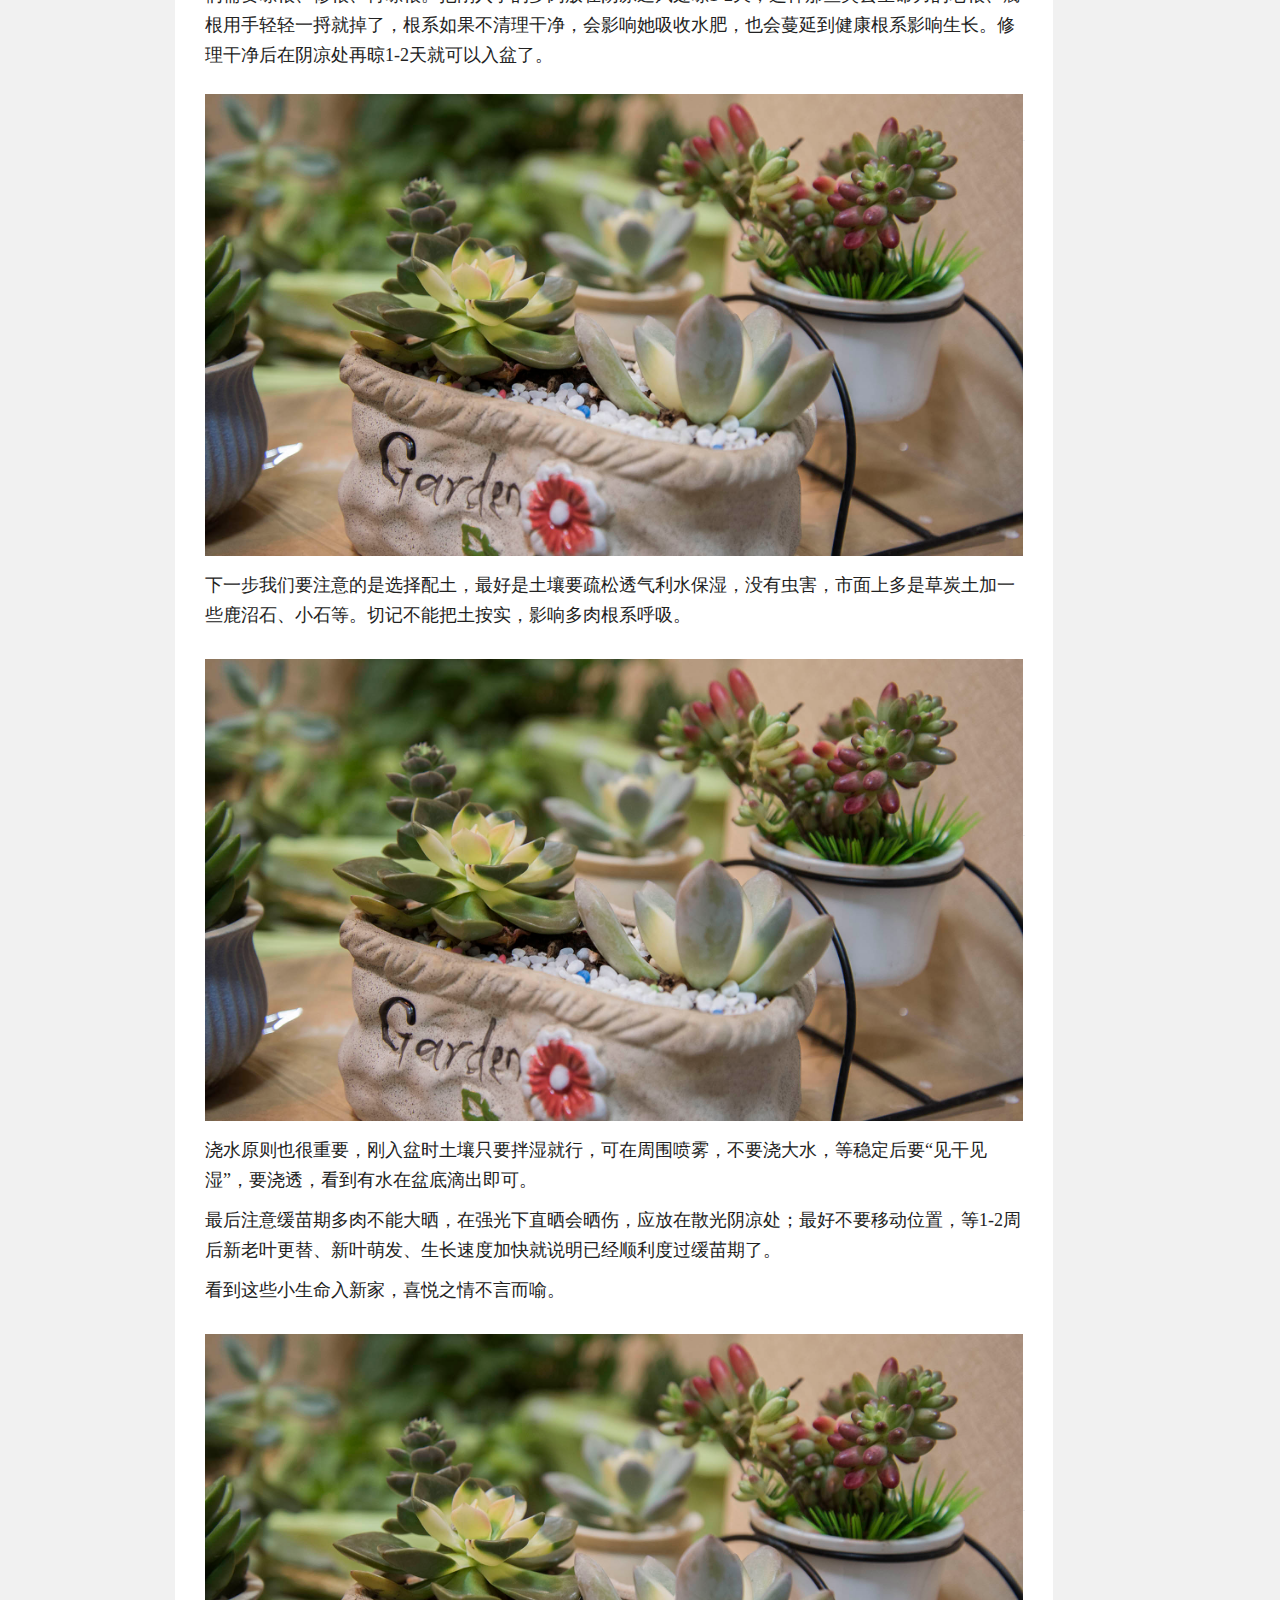
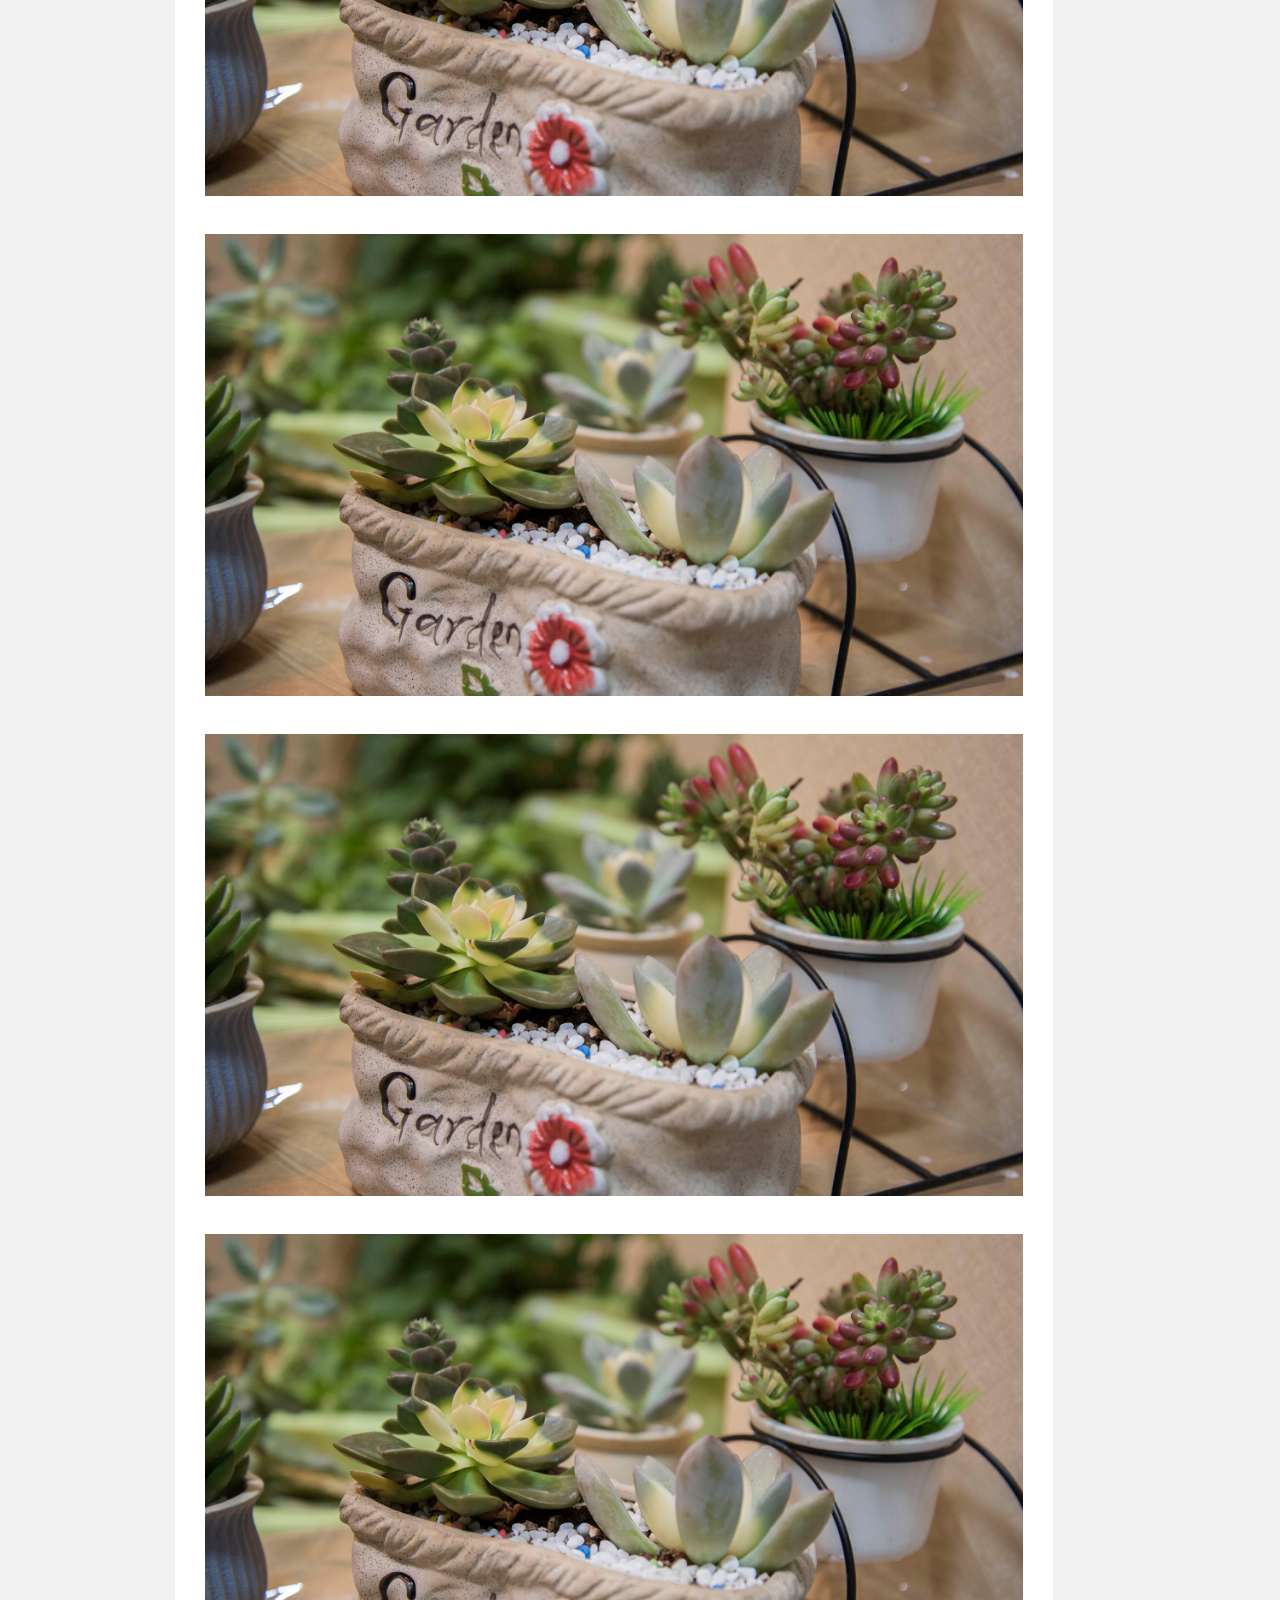
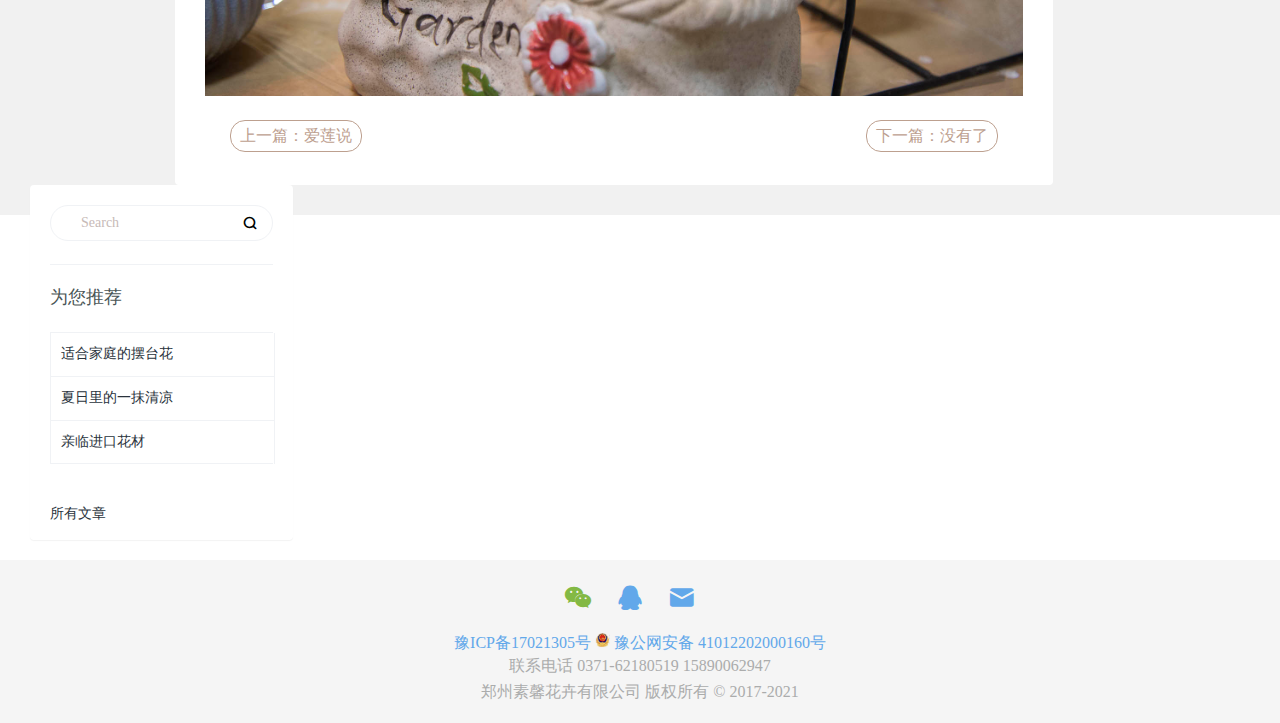
<file: suxinhuahui/xiangqing.html>
<!DOCTYPE html>
<html>
<head>
	<title>详情</title>
	<link rel="stylesheet" type="text/css" href="./css/base.css">
	<link rel="stylesheet" type="text/css" href="./css/xiangqing.css">
	<link rel="stylesheet" type="text/css" href="./css/iconfont.css">
</head>
<body>
     <!-- header部 -->
	<div class="header">
		<div class="headerContent">
    	  <img src="./img/logo.png" class="logo">
    	  <div class="nav">
    		<ul>
    			<li><a href="index.html" title="网站首页">网站首页</a></li>
    			<li><a href="huayanhuayu.html" title="花言花语" class="one">花言花语</a></li>
    			<li><a href="huayanhuayu.html" title="素馨动态">素馨动态</a></li>
    			<li><a href="" title="素馨花艺">素馨花艺</a></li>
    			<li><a href="liuyanjianyi.html" title="留言建议">留言建议</a></li>
    			<li><a href="" title="关于素馨">关于素馨</a></li>
    		</ul>
    	  </div>
    	 </div>
    </div>
    <div style="clear: both"></div>
      <!-- banner部分 -->
    <div class="banner">
    	<div class="list">
    		<ul>
    			<li>
    				<h1>多肉入新家</h1>
    				<span>2018-07-15 21:11:46</span>
    				<span class="two">王亚楠</span>
    				<span class="three"> <i class="iconfont icon-ai-eye"></i>377</span>
    			</li>
    			<li>
    				<img src="./img/bigfollower.jpg">
    				<p>随着人们审美观念的不断提高，在众多新居与商场的软装上，绿植无疑备受青睐。一年四季常青的绿萝、寓意良好的发财树、可爱秀气的多肉都是不错的选择，她们往往会给整个夏日带来一丝清爽，如枯燥沙漠中涌出的一簇绿洲，如干涸枯井中冒出的一弯新叶，解渴，清新，时尚。</p>
    			</li>
    			<li>
    				<p>今天我们浅谈一下绿植新贵---多肉植物入新家的几点经验。</p>
    				<img src="./img/bigfollower.jpg">
    				<p>刚淘回家的多肉往往自带一个简易的塑料小盆，放在家中显得那么格格不入，这个时候给她换一个新家就显得非常有必要。如果你只想让她出状态、出颜色，那么建议你选择与之大小相等的花盆。如果你想让她繁殖的更快，可以选择大号花盆。</p>

    			</li>
    			<li>
    				<p>多肉必须经过一段时间适应期，也就是安全度过缓苗期，就说明她入盆成功，真正进入新家了。首先我们需要晾根、修根、再晾根。把刚入手的多肉放在阴凉通风处晾1-2天，这样那些失去生命力的老根、腐根用手轻轻一捋就掉了，根系如果不清理干净，会影响她吸收水肥，也会蔓延到健康根系影响生长。修理干净后在阴凉处再晾1-2天就可以入盆了。</p>
    				<img src="./img/bigfollower.jpg">
    				<p>下一步我们要注意的是选择配土，最好是土壤要疏松透气利水保湿，没有虫害，市面上多是草炭土加一些鹿沼石、小石等。切记不能把土按实，影响多肉根系呼吸。</p>
    			</li>
    			<li>
    				<img src="./img/bigfollower.jpg">
    				<p>浇水原则也很重要，刚入盆时土壤只要拌湿就行，可在周围喷雾，不要浇大水，等稳定后要“见干见湿”，要浇透，看到有水在盆底滴出即可。</p>
    				<p>最后注意缓苗期多肉不能大晒，在强光下直晒会晒伤，应放在散光阴凉处；最好不要移动位置，等1-2周后新老叶更替、新叶萌发、生长速度加快就说明已经顺利度过缓苗期了。</p>
    				<p>看到这些小生命入新家，喜悦之情不言而喻。</p>
    			</li>
    			<li>
    				<img src="./img/bigfollower.jpg">
    			</li>
    			<li>
    				<img src="./img/bigfollower.jpg">
    			</li>
    			<li>
    				<img src="./img/bigfollower.jpg">
    			</li>
    			<li class="last">
    				<img src="./img/bigfollower.jpg">
                    <a href="xiangqing.html"><div class="left">上一篇：爱莲说</div></a>
                    <div class="right">下一篇：没有了</div>
    			</li>
    		</ul>
    		<div style="clear: both"></div>
    	</div>
    	<!-- news部分 -->
    	<div class="news">
    		<input type="text" name="" value="Search">
    		<i class="iconfont icon-sousuo"></i>
            <div></div>
            <h1>为您推荐</h1>
            <div style="clear: both"></div>
            <div class="kuangjia">
            	<div class="yi">
            		<a href="">适合家庭的摆台花</a>
            	</div>
            	<div class="er">
            		<a href="">夏日里的一抹清凉</a>
            	</div>
            	<div class="san">
            		<a href="">亲临进口花材</a>
            	</div>
            </div>
            <div class="hou">
            <a href="huayanhuayu.html" class="hou">所有文章</a>
            </div>
    	</div>
    </div>
    <div style="clear: both"></div>
    <div class="kongbai"></div>
    <!-- footer部分 -->
    <div class="footer">
    	<div class="photo">
    		<i class="iconfont icon-weixin"></i>
    		<i class="iconfont icon-qq"></i>
    		<i class="iconfont icon-youxiang"></i>
    	</div>
    	<div class="one">
    		<a href="">豫ICP备17021305号</a>
    		<img src="./img/guohui.png">
    		<a href="">豫公网安备 41012202000160号</a>
    	</div>
    	<div class="phone">联系电话 0371-62180519 15890062947</div>
    	<div class="phone">郑州素馨花卉有限公司 版权所有 © 2017-2021</div>
    </div>
</body>
</html>
</file>
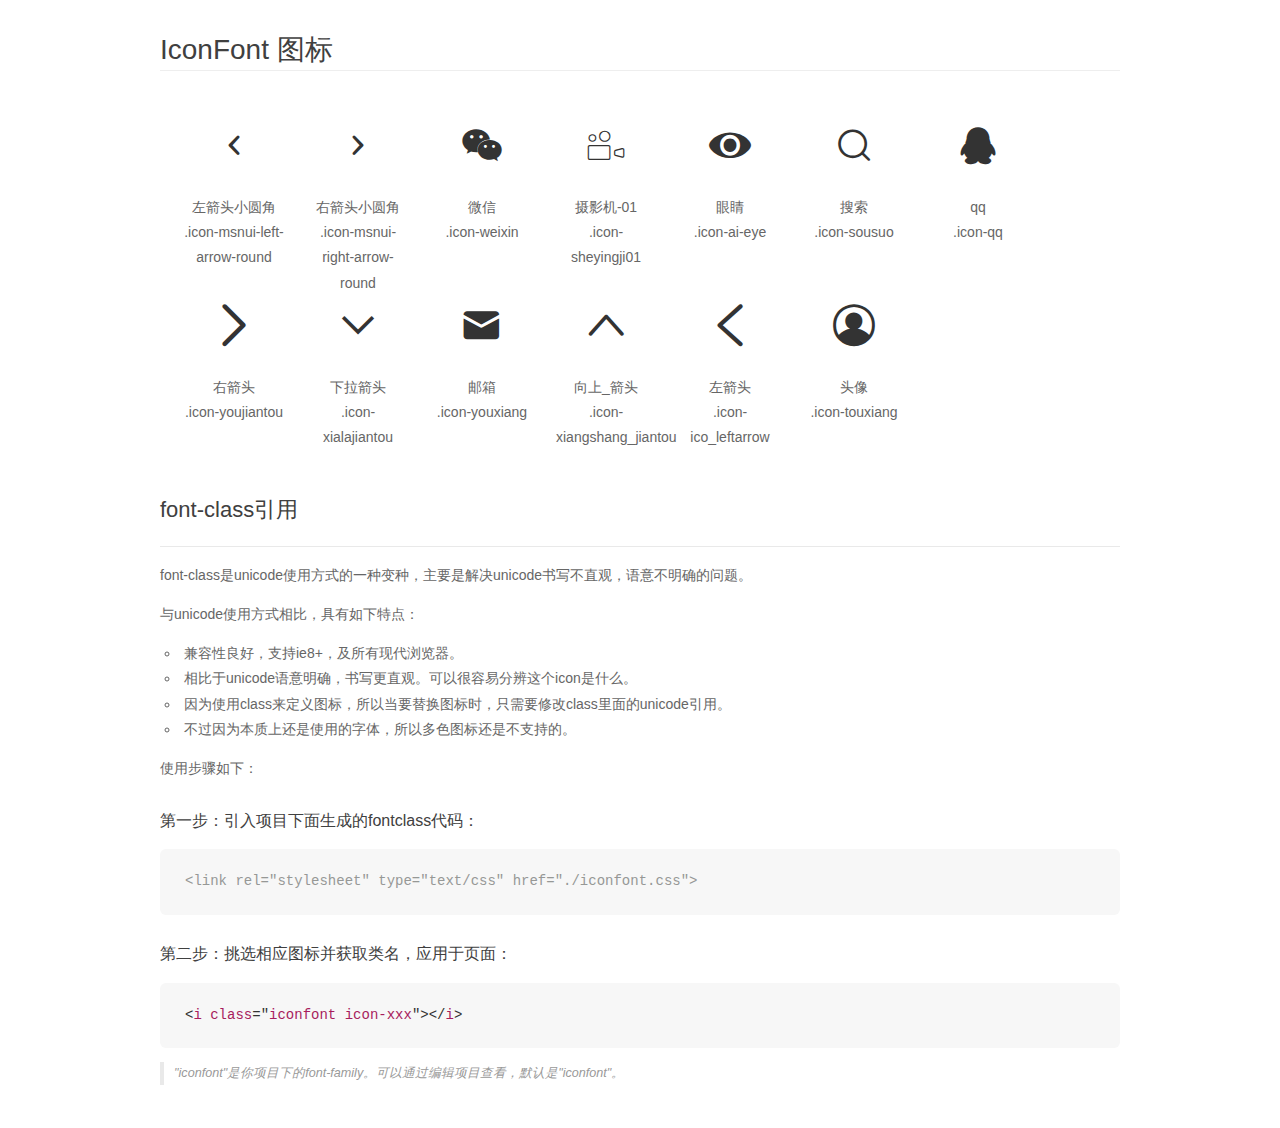
<file: suxinhuahui/font_a68b2whkka7/demo_fontclass.html>
<!DOCTYPE html>
<html>
<head>
    <meta charset="utf-8"/>
    <title>IconFont</title>
    <link rel="stylesheet" href="demo.css">
    <link rel="stylesheet" href="iconfont.css">
</head>
<body>
    <div class="main markdown">
        <h1>IconFont 图标</h1>
        <ul class="icon_lists clear">
            
                <li>
                <i class="icon iconfont icon-msnui-left-arrow-round"></i>
                    <div class="name">左箭头小圆角</div>
                    <div class="fontclass">.icon-msnui-left-arrow-round</div>
                </li>
            
                <li>
                <i class="icon iconfont icon-msnui-right-arrow-round"></i>
                    <div class="name">右箭头小圆角</div>
                    <div class="fontclass">.icon-msnui-right-arrow-round</div>
                </li>
            
                <li>
                <i class="icon iconfont icon-weixin"></i>
                    <div class="name">微信</div>
                    <div class="fontclass">.icon-weixin</div>
                </li>
            
                <li>
                <i class="icon iconfont icon-sheyingji01"></i>
                    <div class="name">摄影机-01</div>
                    <div class="fontclass">.icon-sheyingji01</div>
                </li>
            
                <li>
                <i class="icon iconfont icon-ai-eye"></i>
                    <div class="name">眼睛</div>
                    <div class="fontclass">.icon-ai-eye</div>
                </li>
            
                <li>
                <i class="icon iconfont icon-sousuo"></i>
                    <div class="name">搜索</div>
                    <div class="fontclass">.icon-sousuo</div>
                </li>
            
                <li>
                <i class="icon iconfont icon-qq"></i>
                    <div class="name">qq</div>
                    <div class="fontclass">.icon-qq</div>
                </li>
            
                <li>
                <i class="icon iconfont icon-youjiantou"></i>
                    <div class="name">右箭头</div>
                    <div class="fontclass">.icon-youjiantou</div>
                </li>
            
                <li>
                <i class="icon iconfont icon-xialajiantou"></i>
                    <div class="name">下拉箭头</div>
                    <div class="fontclass">.icon-xialajiantou</div>
                </li>
            
                <li>
                <i class="icon iconfont icon-youxiang"></i>
                    <div class="name">邮箱</div>
                    <div class="fontclass">.icon-youxiang</div>
                </li>
            
                <li>
                <i class="icon iconfont icon-xiangshang_jiantou"></i>
                    <div class="name">向上_箭头</div>
                    <div class="fontclass">.icon-xiangshang_jiantou</div>
                </li>
            
                <li>
                <i class="icon iconfont icon-ico_leftarrow"></i>
                    <div class="name">左箭头</div>
                    <div class="fontclass">.icon-ico_leftarrow</div>
                </li>
            
                <li>
                <i class="icon iconfont icon-touxiang"></i>
                    <div class="name">头像</div>
                    <div class="fontclass">.icon-touxiang</div>
                </li>
            
        </ul>

        <h2 id="font-class-">font-class引用</h2>
        <hr>

        <p>font-class是unicode使用方式的一种变种，主要是解决unicode书写不直观，语意不明确的问题。</p>
        <p>与unicode使用方式相比，具有如下特点：</p>
        <ul>
        <li>兼容性良好，支持ie8+，及所有现代浏览器。</li>
        <li>相比于unicode语意明确，书写更直观。可以很容易分辨这个icon是什么。</li>
        <li>因为使用class来定义图标，所以当要替换图标时，只需要修改class里面的unicode引用。</li>
        <li>不过因为本质上还是使用的字体，所以多色图标还是不支持的。</li>
        </ul>
        <p>使用步骤如下：</p>
        <h3 id="-fontclass-">第一步：引入项目下面生成的fontclass代码：</h3>


        <pre><code class="lang-js hljs javascript"><span class="hljs-comment">&lt;link rel="stylesheet" type="text/css" href="./iconfont.css"&gt;</span></code></pre>
        <h3 id="-">第二步：挑选相应图标并获取类名，应用于页面：</h3>
        <pre><code class="lang-css hljs">&lt;<span class="hljs-selector-tag">i</span> <span class="hljs-selector-tag">class</span>="<span class="hljs-selector-tag">iconfont</span> <span class="hljs-selector-tag">icon-xxx</span>"&gt;&lt;/<span class="hljs-selector-tag">i</span>&gt;</code></pre>
        <blockquote>
        <p>"iconfont"是你项目下的font-family。可以通过编辑项目查看，默认是"iconfont"。</p>
        </blockquote>
    </div>
</body>
</html>
</file>
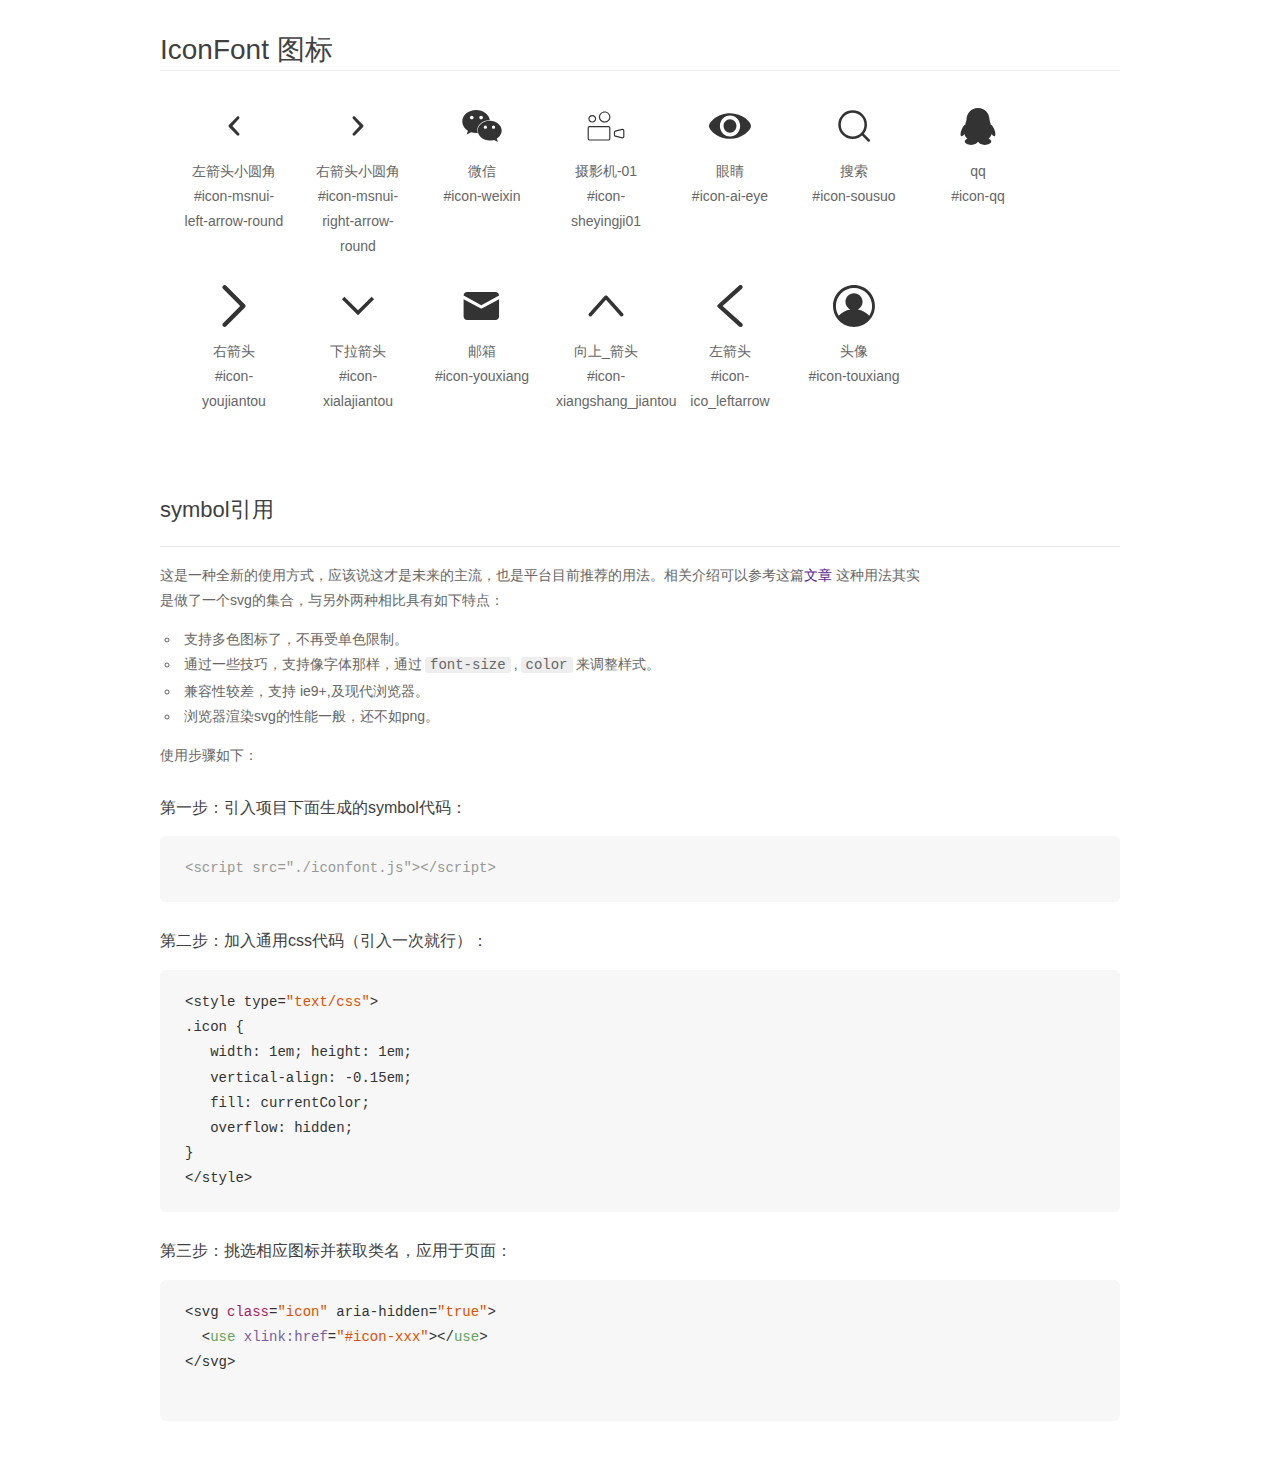
<file: suxinhuahui/font_a68b2whkka7/demo_symbol.html>
<!DOCTYPE html>
<html>
<head>
    <meta charset="utf-8"/>
    <title>IconFont</title>
    <link rel="stylesheet" href="demo.css">
    <script src="iconfont.js"></script>

    <style type="text/css">
        .icon {
          /* 通过设置 font-size 来改变图标大小 */
          width: 1em; height: 1em;
          /* 图标和文字相邻时，垂直对齐 */
          vertical-align: -0.15em;
          /* 通过设置 color 来改变 SVG 的颜色/fill */
          fill: currentColor;
          /* path 和 stroke 溢出 viewBox 部分在 IE 下会显示
             normalize.css 中也包含这行 */
          overflow: hidden;
        }

    </style>
</head>
<body>
    <div class="main markdown">
        <h1>IconFont 图标</h1>
        <ul class="icon_lists clear">
            
                <li>
                    <svg class="icon" aria-hidden="true">
                        <use xlink:href="#icon-msnui-left-arrow-round"></use>
                    </svg>
                    <div class="name">左箭头小圆角</div>
                    <div class="fontclass">#icon-msnui-left-arrow-round</div>
                </li>
            
                <li>
                    <svg class="icon" aria-hidden="true">
                        <use xlink:href="#icon-msnui-right-arrow-round"></use>
                    </svg>
                    <div class="name">右箭头小圆角</div>
                    <div class="fontclass">#icon-msnui-right-arrow-round</div>
                </li>
            
                <li>
                    <svg class="icon" aria-hidden="true">
                        <use xlink:href="#icon-weixin"></use>
                    </svg>
                    <div class="name">微信</div>
                    <div class="fontclass">#icon-weixin</div>
                </li>
            
                <li>
                    <svg class="icon" aria-hidden="true">
                        <use xlink:href="#icon-sheyingji01"></use>
                    </svg>
                    <div class="name">摄影机-01</div>
                    <div class="fontclass">#icon-sheyingji01</div>
                </li>
            
                <li>
                    <svg class="icon" aria-hidden="true">
                        <use xlink:href="#icon-ai-eye"></use>
                    </svg>
                    <div class="name">眼睛</div>
                    <div class="fontclass">#icon-ai-eye</div>
                </li>
            
                <li>
                    <svg class="icon" aria-hidden="true">
                        <use xlink:href="#icon-sousuo"></use>
                    </svg>
                    <div class="name">搜索</div>
                    <div class="fontclass">#icon-sousuo</div>
                </li>
            
                <li>
                    <svg class="icon" aria-hidden="true">
                        <use xlink:href="#icon-qq"></use>
                    </svg>
                    <div class="name">qq</div>
                    <div class="fontclass">#icon-qq</div>
                </li>
            
                <li>
                    <svg class="icon" aria-hidden="true">
                        <use xlink:href="#icon-youjiantou"></use>
                    </svg>
                    <div class="name">右箭头</div>
                    <div class="fontclass">#icon-youjiantou</div>
                </li>
            
                <li>
                    <svg class="icon" aria-hidden="true">
                        <use xlink:href="#icon-xialajiantou"></use>
                    </svg>
                    <div class="name">下拉箭头</div>
                    <div class="fontclass">#icon-xialajiantou</div>
                </li>
            
                <li>
                    <svg class="icon" aria-hidden="true">
                        <use xlink:href="#icon-youxiang"></use>
                    </svg>
                    <div class="name">邮箱</div>
                    <div class="fontclass">#icon-youxiang</div>
                </li>
            
                <li>
                    <svg class="icon" aria-hidden="true">
                        <use xlink:href="#icon-xiangshang_jiantou"></use>
                    </svg>
                    <div class="name">向上_箭头</div>
                    <div class="fontclass">#icon-xiangshang_jiantou</div>
                </li>
            
                <li>
                    <svg class="icon" aria-hidden="true">
                        <use xlink:href="#icon-ico_leftarrow"></use>
                    </svg>
                    <div class="name">左箭头</div>
                    <div class="fontclass">#icon-ico_leftarrow</div>
                </li>
            
                <li>
                    <svg class="icon" aria-hidden="true">
                        <use xlink:href="#icon-touxiang"></use>
                    </svg>
                    <div class="name">头像</div>
                    <div class="fontclass">#icon-touxiang</div>
                </li>
            
        </ul>


        <h2 id="symbol-">symbol引用</h2>
        <hr>

        <p>这是一种全新的使用方式，应该说这才是未来的主流，也是平台目前推荐的用法。相关介绍可以参考这篇<a href="">文章</a>
        这种用法其实是做了一个svg的集合，与另外两种相比具有如下特点：</p>
        <ul>
          <li>支持多色图标了，不再受单色限制。</li>
          <li>通过一些技巧，支持像字体那样，通过<code>font-size</code>,<code>color</code>来调整样式。</li>
          <li>兼容性较差，支持 ie9+,及现代浏览器。</li>
          <li>浏览器渲染svg的性能一般，还不如png。</li>
        </ul>
        <p>使用步骤如下：</p>
        <h3 id="-symbol-">第一步：引入项目下面生成的symbol代码：</h3>
        <pre><code class="lang-js hljs javascript"><span class="hljs-comment">&lt;script src="./iconfont.js"&gt;&lt;/script&gt;</span></code></pre>
        <h3 id="-css-">第二步：加入通用css代码（引入一次就行）：</h3>
        <pre><code class="lang-js hljs javascript">&lt;style type=<span class="hljs-string">"text/css"</span>&gt;
.icon {
   width: <span class="hljs-number">1</span>em; height: <span class="hljs-number">1</span>em;
   vertical-align: <span class="hljs-number">-0.15</span>em;
   fill: currentColor;
   overflow: hidden;
}
&lt;<span class="hljs-regexp">/style&gt;</span></code></pre>
        <h3 id="-">第三步：挑选相应图标并获取类名，应用于页面：</h3>
        <pre><code class="lang-js hljs javascript">&lt;svg <span class="hljs-class"><span class="hljs-keyword">class</span></span>=<span class="hljs-string">"icon"</span> aria-hidden=<span class="hljs-string">"true"</span>&gt;<span class="xml"><span class="hljs-tag">
  &lt;<span class="hljs-name">use</span> <span class="hljs-attr">xlink:href</span>=<span class="hljs-string">"#icon-xxx"</span>&gt;</span><span class="hljs-tag">&lt;/<span class="hljs-name">use</span>&gt;</span>
</span>&lt;<span class="hljs-regexp">/svg&gt;
        </span></code></pre>
    </div>
</body>
</html>
</file>
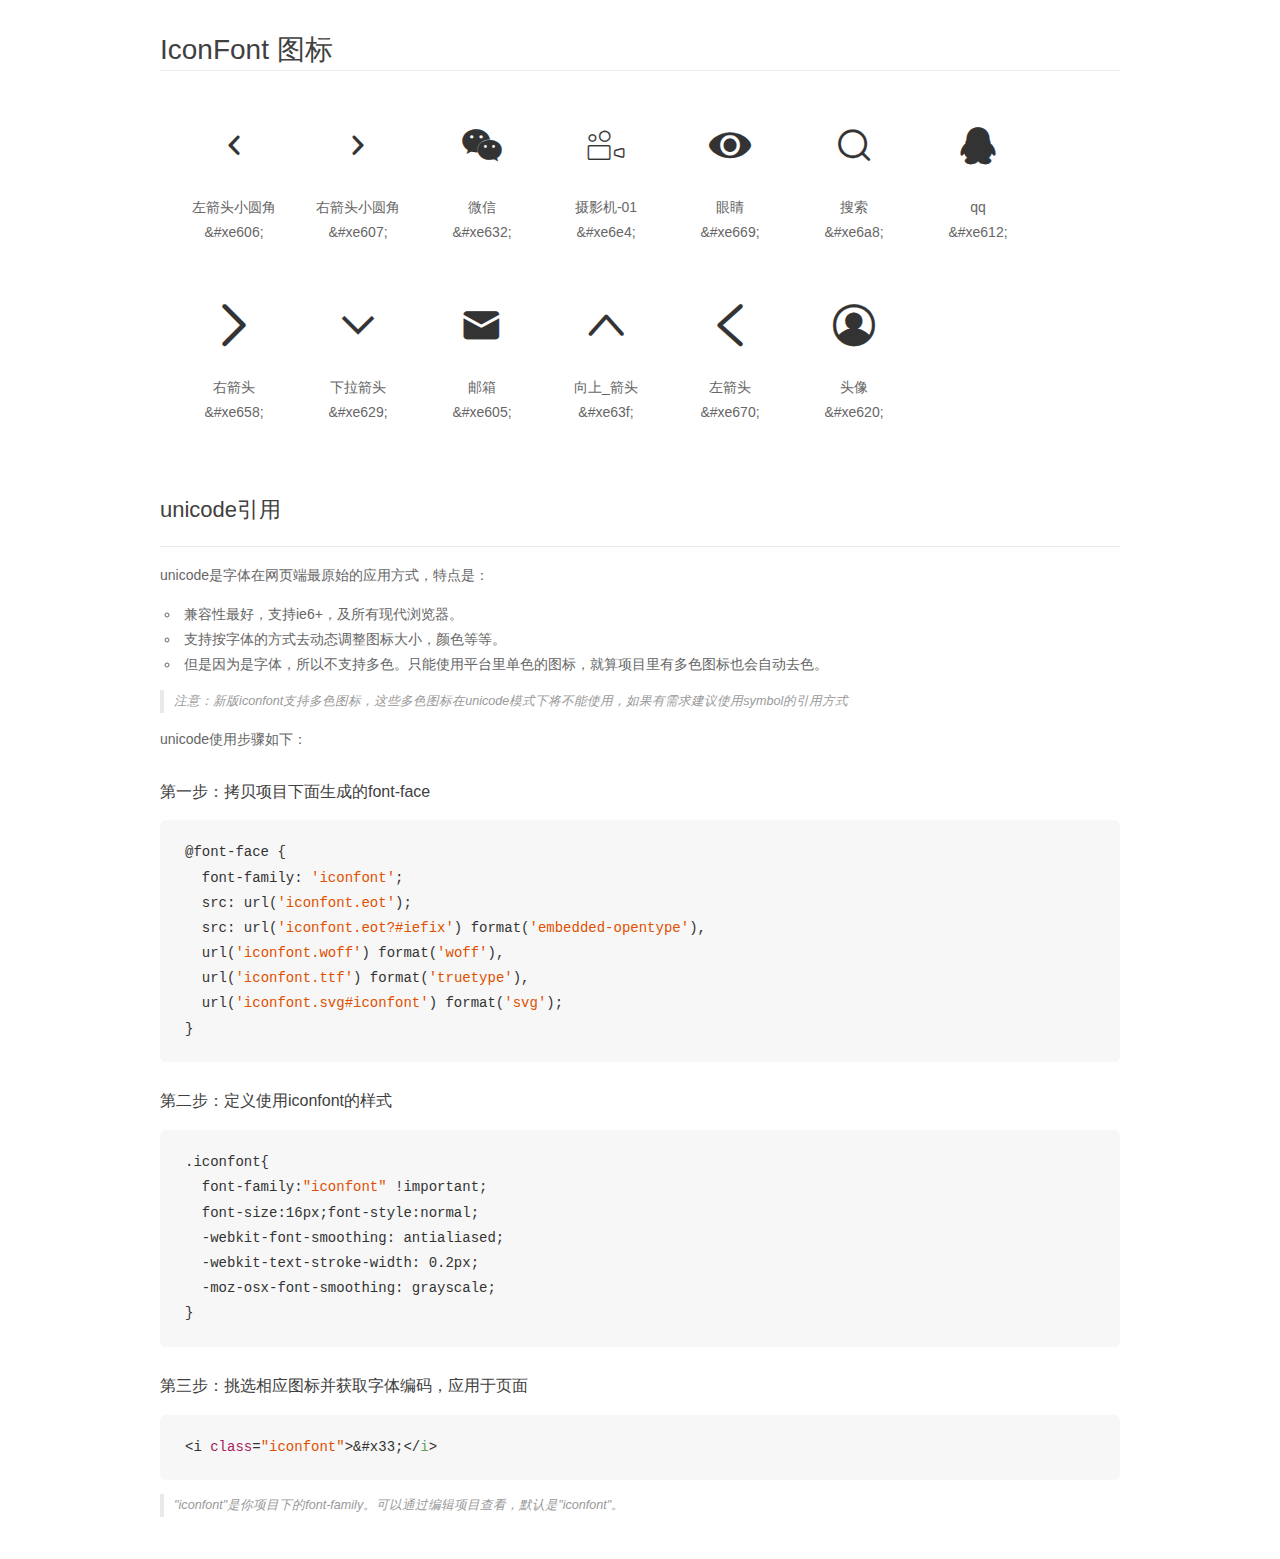
<file: suxinhuahui/font_a68b2whkka7/demo_unicode.html>
<!DOCTYPE html>
<html>
<head>
    <meta charset="utf-8"/>
    <title>IconFont</title>
    <link rel="stylesheet" href="demo.css">

    <style type="text/css">

        @font-face {font-family: "iconfont";
          src: url('iconfont.eot'); /* IE9*/
          src: url('iconfont.eot#iefix') format('embedded-opentype'), /* IE6-IE8 */
          url('iconfont.woff') format('woff'), /* chrome, firefox */
          url('iconfont.ttf') format('truetype'), /* chrome, firefox, opera, Safari, Android, iOS 4.2+*/
          url('iconfont.svg#iconfont') format('svg'); /* iOS 4.1- */
        }

        .iconfont {
          font-family:"iconfont" !important;
          font-size:16px;
          font-style:normal;
          -webkit-font-smoothing: antialiased;
          -webkit-text-stroke-width: 0.2px;
          -moz-osx-font-smoothing: grayscale;
        }

    </style>
</head>
<body>
    <div class="main markdown">
        <h1>IconFont 图标</h1>
        <ul class="icon_lists clear">
            
                <li>
                <i class="icon iconfont">&#xe606;</i>
                    <div class="name">左箭头小圆角</div>
                    <div class="code">&amp;#xe606;</div>
                </li>
            
                <li>
                <i class="icon iconfont">&#xe607;</i>
                    <div class="name">右箭头小圆角</div>
                    <div class="code">&amp;#xe607;</div>
                </li>
            
                <li>
                <i class="icon iconfont">&#xe632;</i>
                    <div class="name">微信</div>
                    <div class="code">&amp;#xe632;</div>
                </li>
            
                <li>
                <i class="icon iconfont">&#xe6e4;</i>
                    <div class="name">摄影机-01</div>
                    <div class="code">&amp;#xe6e4;</div>
                </li>
            
                <li>
                <i class="icon iconfont">&#xe669;</i>
                    <div class="name">眼睛</div>
                    <div class="code">&amp;#xe669;</div>
                </li>
            
                <li>
                <i class="icon iconfont">&#xe6a8;</i>
                    <div class="name">搜索</div>
                    <div class="code">&amp;#xe6a8;</div>
                </li>
            
                <li>
                <i class="icon iconfont">&#xe612;</i>
                    <div class="name">qq</div>
                    <div class="code">&amp;#xe612;</div>
                </li>
            
                <li>
                <i class="icon iconfont">&#xe658;</i>
                    <div class="name">右箭头</div>
                    <div class="code">&amp;#xe658;</div>
                </li>
            
                <li>
                <i class="icon iconfont">&#xe629;</i>
                    <div class="name">下拉箭头</div>
                    <div class="code">&amp;#xe629;</div>
                </li>
            
                <li>
                <i class="icon iconfont">&#xe605;</i>
                    <div class="name">邮箱</div>
                    <div class="code">&amp;#xe605;</div>
                </li>
            
                <li>
                <i class="icon iconfont">&#xe63f;</i>
                    <div class="name">向上_箭头</div>
                    <div class="code">&amp;#xe63f;</div>
                </li>
            
                <li>
                <i class="icon iconfont">&#xe670;</i>
                    <div class="name">左箭头</div>
                    <div class="code">&amp;#xe670;</div>
                </li>
            
                <li>
                <i class="icon iconfont">&#xe620;</i>
                    <div class="name">头像</div>
                    <div class="code">&amp;#xe620;</div>
                </li>
            
        </ul>
        <h2 id="unicode-">unicode引用</h2>
        <hr>

        <p>unicode是字体在网页端最原始的应用方式，特点是：</p>
        <ul>
        <li>兼容性最好，支持ie6+，及所有现代浏览器。</li>
        <li>支持按字体的方式去动态调整图标大小，颜色等等。</li>
        <li>但是因为是字体，所以不支持多色。只能使用平台里单色的图标，就算项目里有多色图标也会自动去色。</li>
        </ul>
        <blockquote>
        <p>注意：新版iconfont支持多色图标，这些多色图标在unicode模式下将不能使用，如果有需求建议使用symbol的引用方式</p>
        </blockquote>
        <p>unicode使用步骤如下：</p>
        <h3 id="-font-face">第一步：拷贝项目下面生成的font-face</h3>
        <pre><code class="lang-js hljs javascript">@font-face {
  font-family: <span class="hljs-string">'iconfont'</span>;
  src: url(<span class="hljs-string">'iconfont.eot'</span>);
  src: url(<span class="hljs-string">'iconfont.eot?#iefix'</span>) format(<span class="hljs-string">'embedded-opentype'</span>),
  url(<span class="hljs-string">'iconfont.woff'</span>) format(<span class="hljs-string">'woff'</span>),
  url(<span class="hljs-string">'iconfont.ttf'</span>) format(<span class="hljs-string">'truetype'</span>),
  url(<span class="hljs-string">'iconfont.svg#iconfont'</span>) format(<span class="hljs-string">'svg'</span>);
}
</code></pre>
        <h3 id="-iconfont-">第二步：定义使用iconfont的样式</h3>
        <pre><code class="lang-js hljs javascript">.iconfont{
  font-family:<span class="hljs-string">"iconfont"</span> !important;
  font-size:<span class="hljs-number">16</span>px;font-style:normal;
  -webkit-font-smoothing: antialiased;
  -webkit-text-stroke-width: <span class="hljs-number">0.2</span>px;
  -moz-osx-font-smoothing: grayscale;
}
</code></pre>
        <h3 id="-">第三步：挑选相应图标并获取字体编码，应用于页面</h3>
        <pre><code class="lang-js hljs javascript">&lt;i <span class="hljs-class"><span class="hljs-keyword">class</span></span>=<span class="hljs-string">"iconfont"</span>&gt;&amp;#x33;<span class="xml"><span class="hljs-tag">&lt;/<span class="hljs-name">i</span>&gt;</span></span></code></pre>

        <blockquote>
        <p>"iconfont"是你项目下的font-family。可以通过编辑项目查看，默认是"iconfont"。</p>
        </blockquote>
    </div>


</body>
</html>
</file>
<file: suxinhuahui/css/base.css>
/*通用样式*/
* {
	padding: 0;
	margin: 0;
	border: 0;
	list-style: none;
	font-family: '微软雅黑','宋体',sans-seerlf;
    font-size: 16px;
}
a {
	text-decoration: none;
}
li {
	display: inline-block;
}
</file>
<file: suxinhuahui/css/index.css>
/*header*/
.header {
	width: 100%;
	height: 79px;
    background-color: rgba(0,0,0,0.15);
    position: fixed;
    z-index: 9999;
    left: 0;
    top: 0;
}
.header > .headerContent {
	width: 1170px;
	height: 100%;
    margin-right: auto;
    margin-left: auto;
} 
.headerContent > .logo {
	float: left;
	margin-top: 10px;
}
.nav {
	width: 510px;
	height: 100%;
	float: right;
}
.nav > ul > li {
	float: left;
	width: 85px;
	height: 100%;
    text-align: center;
	line-height: 79px;
}
.nav > ul > li > a {
	color: #ffffff;
    font-size: 14px;
}
.nav > ul > li > a.one {
	color: #16b0dc;
}
.nav > ul > li > a:hover {
	color: #16b0dc;
}
  /*banner部*/
.banner {
	width: 100%;
	height: 780px;
	position: relative;
}
.bannerimg {
	width: 100%;
	height: 100%;
}
.bannerimg > li {
    width: 100%;
    height: 100%;
    position: absolute;
    left: 0;
    top: 0;

}
.bannerimg > li > a, .bannerimg > li > a > img {
    display: block;
    width: 100%;
    height: 100%;
}
.btnleft {
	position: absolute;
	left: 0;
	top: 0;
	z-index: 10;
	width: 15%;
	height: 100%;
	background-image: linear-gradient(90deg,rgba(0,0,0,0.3),rgba(0,0,0,0.05));
	text-align: center;
	line-height: 780px;
	color: rgba(255,255,255,0.3);
}
.btnright {
	position: absolute;
	right: 0;
	top: 0;
	z-index: 10;
	width: 15%;
	height: 100%;
	background-image: linear-gradient(180deg,rgba(0,0,0,0.3),rgba(0,0,0,0.05));
	text-align: center;
	line-height: 780px;
	color: rgba(255,255,255,0.3);
}
.btnleft > i {
	font-size: 25px;
}
.btnright > i {
	font-size: 25px;
}
.banner > ul.btns {
	position: absolute;
	left: 50%;
	margin-left: -22px;
	/*transform: translateX(-50%);*/
	bottom: 27px;
	width: 44px;
	height: 10px;
    background-color: rgba(255,255,255,0);
    /*z-index: 999;*/
    margin-right: auto;
    margin-left: auto;
}
.banner > .btns > li {
	width: 10px;
	height: 10px;
	background-color: #817a54;
	border-radius: 50%;
}
.btns > li:last-child {
	margin-right: 0;
	background-color: #241d01;
}
.banner > .biaoyu {
	position: absolute;
	left: 50%;
	transform: translateX(-50%);
	bottom: 50px;
	z-index: 999;
	text-align: center;
	font-size: 34px;
	color: #b59fea;

}
   /*main部*/
.main {
	width: 100%;
	height: 660px;
	margin-top: 72px;
	position: relative;
}
.main > .hezi {
	width: 232px;
	height: 40px;
	text-align: center;
	margin: 0 auto;
}
.main > .hezi > p {
	line-height: 40px;
	font-size: 36px;
    color: #4a575d;
    float: left;
}
.main > .hezi > a {
	position: absolute;
	right: 650px;
	top: 6px;
}
.main > .hezi > a > img {
	float: left;
}
.main > p.miaoshu {
	width: 407px;
	height: 22px;
	font-size: 15px;
	color: #a0acb7;
	margin-top: 16px;
    margin-left: auto;
    margin-right: auto;
}
div.main > ul.main {
	width: 1123px;
	height: 490px;
	margin: 0 auto;
	margin-top: 50px;
	/*background-color: blue;*/
}
div.main > ul.main > li {
	width: 361px;
	height: 100%;
	margin-right: 10px;
	text-align: center;

}
div.main > ul.main > li:last-of-type {
	margin-right: 0;
}
div.main > ul.main > li > img {
	width: 325px;
	height: 325px;
	margin-right: 0;
	margin-left: 0;
	text-align: center;
}
div.main > ul.main > li > span {
	display: block;
	font-size: 19px;
	color: #6b5f5b;
	font-weight: bold;
	margin-left: 0;
	margin-right: 0;
}
div.main > ul.main > li > span.neirong {
	width: 325px;
	margin-left: 20px;
	color: #8c8681;
	font-size: 14px; 
	font-weight: normal;
	margin-top: 10px;
}
div.main > ul.main > li > a {
	display: block;
	width: 325px;
	height: 38px;
	line-height: 38px;
	margin: 0 auto;
	background-color: #f96868;
	text-align: center;
	color: white;
	font-size: 14px;
	margin-top: 15px;
}
div.main > ul.main > li > a:hover {
	background-color: rgb(250,122,122);
}
div.main > ul.main > li > a > i {
	color: #9c2115;
	margin-right: 15px;
}
   /*jieshao 部分*/
.jieshao {
	width: 100%;
	height: 704px;
	background-color: #f5f5f5;
	position: relative;
}
.jieshao > .hezi {
	width: 232px;
	height: 40px;
	text-align: center;
	margin: 0 auto;
	margin-top: 73px;
}
.jieshao > .hezi > p {
	line-height: 40px;
	font-size: 36px;
    color: #4a575d;
    float: left;
}
.jieshao > .hezi > a {
	position: absolute;
	right: 650px;
	top: 5px;
}
.jieshao > .hezi > a > img {
	float: left;
}
.jieshao > .xiangqing {
	width: 1170px;
	height: 504px;
	margin: 0 auto;
	margin-top: 51px;
	/*background-color: red;*/
}
.jieshao > .xiangqing > div {
	width: 585px;
	height: 96px;
	margin-bottom: 30px;
	float: left;
	/*background-color: blue;*/
}
.jieshao > .xiangqing > div > img {
	width: 160px;
	height: 96px;
	float: left;
}
.jieshao > .xiangqing > div > .right {
	width: 375px;
	height: 96px;
	float: left;
	margin-left: 20px;
	/*background-color: pink;*/
}
.jieshao > .xiangqing > div > .right > a {
	display: block;
	font-size: 20px;
	color: #2c343d;
}
.jieshao > .xiangqing > div > .right > a:hover {
	text-decoration: underline;
	color: rgb(22,176,220);
}
.jieshao > .xiangqing > div > .right >span {
	display: block;
	font-size: 14px;
	color: #98a2aa;
}
.jieshao > .xiangqing > div > .right >span:last-of-type {
	margin-top: 10px;
}
.jieshao > .xiangqing > div > .right >span > i {
	color: #76838f;
}
section {
	width: 100%;
	height: 360px;
}
.gongzuoshi {
	width: 100%;
	height: 36px;
	text-align: center;
	line-height: 36px;
	font-size: 36px;
	color: #3a4950;
	margin-top: 74px;

}
.duanluo {
	width: 100%;
	height: 230px;
	margin-top: 95px;
	text-align: center;
}
.duanluo > span {
	display: block;
	color: #575757;
	font-size: 16px;
	margin-bottom: 10px;

}
.duanluo > span:nth-child(2) {
	margin-top: 30px;
}
.daohang {
	width: 530px;
	height: 340px;
	margin: 0 auto;
	margin-top: 40px;
	margin-bottom: 101px;
}
.daohang > img {
	width: 530px;
	height: 340px;
	
}
.kongbai {
	width: 100%;
	height: 22px;
	border-top: 1px solid #f5f5f5;
}
.footer {
	width: 100%;
	height: 119px;
	background-color: #f5f5f5;
	padding: 22px 0;
}
.footer > .photo {
	width: 100%;
	height: 28px;
	text-align: center;
	color: #62a8ea;
}
.footer > .photo > i {
	font-size: 28px;
	margin-right: 20px;
}
.icon-weixin {
	color: #83b944;
}
.icon-qq {
	color: #62a8ea;
}
.icon-qq:hover {
    color: rgb(137,188,235);
}
.icon-youxiang:hover {
    color: rgb(137,188,235);
}
.one {
	width: 100%;
	height: 14px;
	line-height: 14px;
	text-align: center;
	margin: 0 auto;
	margin-top: 23px;
}
.one > a {
	color: #62a8ea;
}
.one > img {
	width: 15px;
	height: 15px;
}
.one > a:hover {
	text-decoration: underline;
	color: rgb(137,188,235);
}
.phone {
	width: 100%;
	height: 14px;
	line-height: 14px;
	text-align: center;
	color: rgb(171,172,172);
	margin-top: 12px;
}
</file>
<file: suxinhuahui/css/iconfont.css>
@font-face {font-family: "iconfont";
  src: url('../font/iconfont.eot?t=1534900027574'); /* IE9*/
  src: url('../font/iconfont.eot?t=1534900027574#iefix') format('embedded-opentype'), /* IE6-IE8 */
  url('[data-uri]') format('woff'),
  url('../font/iconfont.ttf?t=1534900027574') format('truetype'), /* chrome, firefox, opera, Safari, Android, iOS 4.2+*/
  url('../font/iconfont.svg?t=1534900027574#iconfont') format('svg'); /* iOS 4.1- */
}

.iconfont {
  font-family:"iconfont" !important;
  font-size:16px;
  font-style:normal;
  -webkit-font-smoothing: antialiased;
  -moz-osx-font-smoothing: grayscale;
}

.icon-msnui-left-arrow-round:before { content: "\e606"; }

.icon-msnui-right-arrow-round:before { content: "\e607"; }

.icon-weixin:before { content: "\e632"; }

.icon-sheyingji01:before { content: "\e6e4"; }

.icon-ai-eye:before { content: "\e669"; }

.icon-sousuo:before { content: "\e6a8"; }

.icon-qq:before { content: "\e612"; }

.icon-youjiantou:before { content: "\e658"; }

.icon-xialajiantou:before { content: "\e629"; }

.icon-youxiang:before { content: "\e605"; }

.icon-xiangshang_jiantou:before { content: "\e63f"; }

.icon-ico_leftarrow:before { content: "\e670"; }

.icon-touxiang:before { content: "\e620"; }
</file>
<file: suxinhuahui/css/huayanhuayu.css>
/*header*/
.header {
	width: 100%;
	height: 79px;
    background-color: white;
    position: fixed;
    z-index: 9999;
    left: 0;
    top: 0;
}
.header > .headerContent {
	width: 1170px;
	height: 100%;
    margin-right: auto;
    margin-left: auto;
} 
.headerContent > .logo {
	float: left;
	margin-top: 10px;
}
.nav {
	width: 510px;
	height: 100%;
	float: right;
}
.nav > ul > li {
	float: left;
	width: 85px;
	height: 100%;
    text-align: center;
	line-height: 79px;
}
.nav > ul > li > a {
	color: #2a333c;
    font-size: 14px;
}
.nav > ul > li > a.one {
	color: #16b0dc;
}
.nav > ul > li > a:hover {
	color: #16b0dc;
}
/*banner部分*/
.banner {
	width: 100%;
	height: 2040px;
	background-color: #f1f1f1;
	padding-top: 124px;
	border-top: 1px solid #f0f2f5;
}
.banner > .title {
	width: 144px;
	height: 36px;
	line-height: 36px;
	text-align: center;
	font-size: 36px;
	color: #f67a82;
	margin: 0 auto;
	padding: 50px 0px;
	padding-top: 0;
	box-sizing: border-box;
}
.list {
	width: 878px;
	height: 1960px;
	padding: 30px;
	border-radius: 4px;
	background-color: white;
	margin-left: 175px;
    float: left;
    box-sizing: border-box;
}
.list > ul {
	width: 100%;
	height: 1840px;
}
.list > ul > li {
	width: 820px;
	height: 200px;
	border-bottom: 1px solid #f0f2f5;
	padding-top: 30px; 
}
.list > ul > li:first-of-type {
	padding-top: 0;
}
.list > ul > li > a {
	width: 160px;
	height: 160px;
	float: left;
}
.list > ul > li > a > img {
	width: 160px;
	height: 160px;
}
.list > ul > li > .right {
	width: 638px;
	height: 177px;
	float: right;
}
.list > ul > li > .right > a.o {
	width: 638px;
	height: 27px;
}
.list > ul > li > .right > a.o > h1 {
	width: 638px;
	height: 27px;
	font-size: 24px;
	font-weight: normal;
	color: #49333c;
}
.list > ul > li > .right > a.o > h1:hover {
	text-decoration: underline;
	color: rgb(22,176,220);
}
.list > ul > li > .right >p {
	width: 638px;
	height: 96px;
	margin-top: 26px;
}
.list > ul > li > .right >p,.right >span {
	font-size: 14px;
	color: #98a2aa;
}
.list > ul > li > .right >span {
	width: 638px;
	height: 24px;
	display: block;
}
.page {
	width: 300px;
	height: 39px;
	text-align: center;
	margin: 0 auto;
	margin-top: 30px;
}
.page > span {
	display: inline-block;
	width: 39px;
	height: 39px;
	line-height: 39px;
	text-align: center;
	font-size: 14px;
	color: #98a2aa;
	border: 1px solid #f0f2f5;
	float: left;
}
.page > .one {
	width: 75px;
	height: 39px;
}
.page > span:nth-of-type(2) {
	background-color: #f86867;
	color: white;
	border: none;
	border-bottom: 1px solid #f86867;
}
.page > span:first-of-type {
	color: #ccd5db;
}
.news {
	width: 263px;
	height: 355px;
	background-color: white;
	padding: 20px;
	margin-left: 30px;
	float: left;
	box-sizing: border-box;
	border-radius: 4px;
	box-shadow: 0 1px 1px rgba(0, 0, 0, 0.05);
	position: relative;
}
.news > input {
	width: 223px;
	height: 36px;
	border: 1px solid #f0f2f5;
	border-radius: 200px;
	box-sizing: border-box;
	padding: 5px;
	padding-left: 30px;
	font-size: 14px;
	color: #c7bab7;
}
.news > .icon-sousuo {
	font-weight: bold;
    position: absolute;
    top: 30px;
    right: 35px;
}
.news > div {
	width: 223px;
	height: 23px;
	border-bottom: 1px solid #f0f2f5;
}
.news > h1 {
	padding-top: 20px;
	font-size: 18px;
	color: #4a5556;
	font-weight: normal;
}
.news > div.kuangjia {
	width: 223px;
	height: 130px;
	margin: 0 auto;
}
.news > div.kuangjia > div {
	width: 223px;
	height: 43px;
	border-right: 1px solid #f0f2f5;
	border-left: 1px solid #f0f2f5;
}
.news > div.kuangjia > div.er {
	border-top: 1px solid #f0f2f5;
	border-bottom: 1px solid #f0f2f5;
}
.news > div.kuangjia > div > a {
	display: block;
	width: 223px;
	height: 14px;
	margin: 0 auto;
	font-size: 14px;
	margin-left: 10px;
	color: #2a333c;
	box-sizing: border-box;
	padding-top: 12px;
}
.news > div.kuangjia > div > a:hover {
	text-decoration: underline;
	color: #16b0dc;
}
.kongbai {
	width: 100%;
	height: 20px;
	background-color: white;
}
/*footer部分*/
.footer {
	width: 100%;
	height: 119px;
	background-color: #f5f5f5;
	padding: 22px 0;
}
.footer > .photo {
	width: 100%;
	height: 28px;
	text-align: center;
	color: #62a8ea;
}
.footer > .photo > i {
	font-size: 28px;
	margin-right: 20px;
}
.icon-weixin {
	color: #83b944;
}
.icon-qq {
	color: #62a8ea;
}
.icon-qq:hover {
    color: rgb(137,188,235);
}
.icon-youxiang:hover {
    color: rgb(137,188,235);
}
div.one {
	width: 100%;
	height: 14px;
	line-height: 14px;
	text-align: center;
	margin: 0 auto;
	margin-top: 23px;
}
div.one > a {
	color: #62a8ea;
}
div.one > img {
	width: 15px;
	height: 15px;
}
div.one > a:hover {
	text-decoration: underline;
	color: rgb(137,188,235);
}
.phone {
	width: 100%;
	height: 14px;
	line-height: 14px;
	text-align: center;
	color: rgb(171,172,172);
	margin-top: 12px;
}
.news > a.last {
	
	font-size: 14px;
}
.news > div.hou {
	width: 100%;
	height: 20px;
	border: none;
	margin-top: 40px;
}
.news > div.hou > a.hou {
	width: 100%;
	height: 14px;
	font-size: 14px;
	color: #2a333c;
	padding-top: 50px;
}
.news > div.hou > a.hou:hover {
	text-decoration: underline;
	color: #16b0dc;
}
</file>
<file: suxinhuahui/css/liuyanjianyi.css>
/*header*/
.header {
	width: 100%;
	height: 79px;
    background-color: white;
    position: fixed;
    z-index: 9999;
    left: 0;
    top: 0;
}
.header > .headerContent {
	width: 1170px;
	height: 100%;
    margin-right: auto;
    margin-left: auto;
} 
.headerContent > .logo {
	float: left;
	margin-top: 10px;
}
.nav {
	width: 510px;
	height: 100%;
	float: right;
}
.nav > ul > li {
	float: left;
	width: 85px;
	height: 100%;
    text-align: center;
	line-height: 79px;
}
.nav > ul > li > a {
	color: #2a333c;
    font-size: 14px;
}
.nav > ul > li > a.one {
	color: #16b0dc;
}
.nav > ul > li > a:hover {
	color: #16b0dc;
}
    /*banner部分*/
.banner {
	width: 100%;
	height: 1040px;
	background-color: #f1f1f1;
	padding-top: 124px;
	border-top: 1px solid #f0f2f5;
}
.banner > .title {
	width: 144px;
	height: 36px;
	line-height: 36px;
	text-align: center;
	font-size: 36px;
	color: #f67a82;
	margin: 0 auto;
	padding: 50px 0px;
	padding-top: 0;
	box-sizing: border-box;
}
.list {
	width: 780px;
	height: 952px;
	padding: 30px;
	box-shadow: 0 1px 1px rgba(0, 0, 0, 0.05);
	border-radius: 4px;
	background-color: white;
	margin-left: 175px;
    float: left;
    box-sizing: border-box;
}
.list > ul {
	width: 100%;
	height: 842px;
}
.list > ul > li {
	width: 720px;
	height: 80px;
	box-sizing: border-box;
	border-bottom: 1px solid #e4eaec;
	padding: 10px 0; 
}
.list > ul > li > i {
	width: 36px;
	height: 36px;
	float: left;
}
i.icon-touxiang {
    font-size: 36px;
    color: #a3afb7;
}
.list > ul > li > .right {
	width: 673px;
	height: 54px;
	float: right;
	/*background-color: red;*/
    position: relative;
}
.list > ul > li > .right > div {
	width: 100%;
	height: 14px;
	margin-bottom: 5px;
}
.list > ul > li > .right > div > h4 {
	width: 100px;
	height: 14px;
	font-size: 14px;
	font-weight: normal;
	color: #37474f;
	padding: 3px;
	float: left;
}
.list > ul > li > .right > div > h6.date {
    width: 115px;
    height: 11px;
    font-size: 11px;
	font-weight: normal;
	color: #76838f;
	float: right;
	margin-bottom: 30px;
}
.list > ul > li > .right > div.liuyan {
	width: 100%;
	height: 21px;
	font-size: 14px;
	color: #76838f;
	float: left;
	position: relative;
	top: -15px;
	left: 2px;

}
.list > .page {
	width:720px; 
    height: 37px;
	background-color: #e4eaec;
    border-color: #f3f7f9;
    margin-top: 10px;
}
.list > .page > a {
	display: block;
	width: 100%; 
    height: 37px;
    font-size: 14px;
    line-height: 37px;
    text-align: center;
    color: #76838f;
    
}
.list > .page > a:hover {
    background-color: #f3f7f9;
}
.banner > .news {
	width: 360px;
	height: 424px;
	background-color: white;
	padding: 20px;
	margin-left: 30px;
	float: left;
	box-sizing: border-box;
	border-radius: 4px;
	box-shadow: 0 1px 1px rgba(0, 0, 0, 0.05);
	position: relative;
	
}
.banner > .news > input {
	width: 300px;
	height: 36px;
	padding: 6px 15px;
	box-sizing: border-box;
	margin-left: 10px;
	margin-top: 20px;
    font-size: 14px;
    line-height: 14px;
    color: #76838f;
    border: 1px solid #e4eaec;
    border-radius: 3px;
}
.news > div {
	width: 300px;
	height: 141px;
	text-align: left;
}
.news > div > textarea {
    width: 298px;
	height: 141px;
	border: 1px solid #e4eaec;
	color: #76838f;
	margin-left: 10px;
	margin-top: 20px;
    font-size: 14px;
}
.banner > .news > input.photo {
	width: 300px;
	height: 36px;
	padding: 6px 15px;
	box-sizing: border-box;
	margin-left: 10px;
	margin-top: 40px;
    font-size: 14px;
    line-height: 14px;
    color: #76838f;
    border: 1px solid #e4eaec;
    border-radius: 3px;

}
.banner > .news > img {
    width: 111px;
    height: 36px;
    position: absolute;
    bottom: 75px;
    right: 30px;
}
.banner > .news > div.sumbit {
	width: 300px;
	height: 36px;
	background-color: #62a8ea;
	margin-left: 10px;
	margin-top: 20px;
}
.banner > .news > div.sumbit > input {
	width: 300px;
	height: 36px;
	margin: 0 auto;
	background-color: #62a8ea;
	text-align: center;
	color: white;
}
.banner > .news > div.sumbit:hover {
	background-color: rgb(137,188,235);
}
.kongbai {
	width: 100%;
	height: 20px;
	background-color: white;
}
/*footer部分*/
.footer {
	width: 100%;
	height: 119px;
	background-color: #f5f5f5;
	padding: 22px 0;
}
.footer > .photo {
	width: 100%;
	height: 28px;
	text-align: center;
	color: #62a8ea;
}
.footer > .photo > i {
	font-size: 28px;
	margin-right: 20px;
}
.icon-weixin {
	color: #83b944;
}
.icon-qq {
	color: #62a8ea;
}
.icon-qq:hover {
    color: rgb(137,188,235);
}
.icon-youxiang:hover {
    color: rgb(137,188,235);
}
div.one {
	width: 100%;
	height: 14px;
	line-height: 14px;
	text-align: center;
	margin: 0 auto;
	margin-top: 23px;
}
div.one > a {
	color: #62a8ea;
}
div.one > img {
	width: 15px;
	height: 15px;
}
div.one > a:hover {
	text-decoration: underline;
	color: rgb(137,188,235);
}
.phone {
	width: 100%;
	height: 14px;
	line-height: 14px;
	text-align: center;
	color: rgb(171,172,172);
	margin-top: 12px;
}
.news > a.last {
	
	font-size: 14px;
}
.news > div.hou {
	width: 100%;
	height: 20px;
	border: none;
	margin-top: 40px;
}
.news > div.hou > a.hou {
	width: 100%;
	height: 14px;
	font-size: 14px;
	color: #2a333c;
	padding-top: 50px;
}
.news > div.hou > a.hou:hover {
	text-decoration: underline;
	color: #16b0dc;
}
</file>
<file: suxinhuahui/css/xiangqing.css>
/*header*/
.header {
	width: 100%;
	height: 79px;
    background-color: white;
    position: fixed;
    z-index: 9999;
    left: 0;
    top: 0;
}
.header > .headerContent {
	width: 1170px;
	height: 100%;
    margin-right: auto;
    margin-left: auto;
} 
.headerContent > .logo {
	float: left;
	margin-top: 10px;
}
.nav {
	width: 510px;
	height: 100%;
	float: right;
}
.nav > ul > li {
	float: left;
	width: 85px;
	height: 100%;
    text-align: center;
	line-height: 79px;
}
.nav > ul > li > a {
	color: #2a333c;
    font-size: 14px;
}
.nav > ul > li > a.one {
	color: #16b0dc;
}
.nav > ul > li > a:hover {
	color: #16b0dc;
}
/*banner部分*/
.banner {
	width: 100%;
	height: 4890px;
	background-color: #f1f1f1;
	padding-top: 124px;
	border-top: 1px solid #f0f2f5;
}
.list {
	width: 878px;
	height: 4860px;
	padding: 30px;
	border-radius: 4px;
	background-color: white;
	margin-left: 175px;
	/*margin-top: 30px;*/
    float: left;
    box-sizing: border-box;
}
.list > ul {
	width: 100%;
	height: 1840px;
}
.list > ul > li {
	width: 820px;
	height: 200px;
	border-bottom: 1px solid #f0f2f5;
	padding-top: 10px;  

}
.list > ul > li:first-of-type {
	width: 820px;
	height: 80px;
}
.list > ul > li:first-of-type > h1 {
	width: 159px;
	height: 32px;
	font-size: 30px;
	line-height: 32px;
    text-align: center;
    color: #37474f;
}
.list > ul > li:first-of-type > span {
	display: inline-block;
	width: 160px;
	height: 14px;
	font-size: 14px;
	line-height: 14px;
	text-align: center;
	color: #a3afb7;
	margin-left: -10px;
	margin-top: 10px;
}
.list > ul > li:first-of-type > span.two,
.list > ul > li:first-of-type > span.three {
	width: 55px;

}
.list > ul > li > img {
	width: 818px;
	height: 462px;
	margin-top: 24px;
}
.list > ul > li > p {
	color: rgb(34,34,34);
	font-size: 18px;
	line-height: 30px;
	margin-top: 10px;
}
.list > ul > li:nth-of-type(2) > img {
	margin-top: 78px;
}
.list > ul > li:nth-of-type(2) > p {
	margin-top: 10px;
}
.list > ul > li.last > div.xian {
	width: 100%;
	height: 1px;
	border-bottom: 1px solid #f0f2f5;
}
.list > ul > li.last > a {
	width: 130px;
	height: 30px;
}
.list > ul > li.last  div {
	display: inline-block;
	width: 130px;
	height: 30px;
	color: #bda08f;
	font-size: 16px;
	line-height: 30px;
	text-align: center;
	border: 1px solid #bda08f;
	border-radius: 15px;
	margin-top: 20px;
	margin-left: 25px;
}
.list > ul > li.last > a > .left:hover {
    color: #16b0dc;
    border: 1px solid #16b0dc;  
}
.list > ul > li.last  div.right {
	margin-left: 500px;
} 

.news {
	width: 263px;
	height: 355px;
	background-color: white;
	padding: 20px;
	margin-left: 30px;
	float: left;
	box-sizing: border-box;
	border-radius: 4px;
	box-shadow: 0 1px 1px rgba(0, 0, 0, 0.05);
	position: relative;
}
.news > input {
	width: 223px;
	height: 36px;
	border: 1px solid #f0f2f5;
	border-radius: 200px;
	box-sizing: border-box;
	padding: 5px;
	padding-left: 30px;
	font-size: 14px;
	color: #c7bab7;
}
.news > .icon-sousuo {
	font-weight: bold;
    position: absolute;
    top: 30px;
    right: 35px;
}
.news > div {
	width: 223px;
	height: 23px;
	border-bottom: 1px solid #f0f2f5;
}
.news > h1 {
	padding-top: 20px;
	font-size: 18px;
	color: #4a5556;
	font-weight: normal;
}
.news > div.kuangjia {
	width: 223px;
	height: 130px;
	margin: 0 auto;
}
.news > div.kuangjia > div {
	width: 223px;
	height: 43px;
	border-right: 1px solid #f0f2f5;
	border-left: 1px solid #f0f2f5;
}
.news > div.kuangjia > div.er {
	border-top: 1px solid #f0f2f5;
	border-bottom: 1px solid #f0f2f5;
}
.news > div.kuangjia > div > a {
	display: block;
	width: 223px;
	height: 14px;
	margin: 0 auto;
	font-size: 14px;
	margin-left: 10px;
	color: #2a333c;
	box-sizing: border-box;
	padding-top: 12px;
}
.news > div.kuangjia > div > a:hover {
	text-decoration: underline;
	color: #16b0dc;
}
.kongbai {
	width: 100%;
	height: 20px;
	background-color: white;
}
/*footer部分*/
.footer {
	width: 100%;
	height: 119px;
	background-color: #f5f5f5;
	padding: 22px 0;
}
.footer > .photo {
	width: 100%;
	height: 28px;
	text-align: center;
	color: #62a8ea;
}
.footer > .photo > i {
	font-size: 28px;
	margin-right: 20px;
}
.icon-weixin {
	color: #83b944;
}
.icon-qq {
	color: #62a8ea;
}
.icon-qq:hover {
    color: rgb(137,188,235);
}
.icon-youxiang:hover {
    color: rgb(137,188,235);
}
div.one {
	width: 100%;
	height: 14px;
	line-height: 14px;
	text-align: center;
	margin: 0 auto;
	margin-top: 23px;
}
div.one > a {
	color: #62a8ea;
}
div.one > img {
	width: 15px;
	height: 15px;
}
div.one > a:hover {
	text-decoration: underline;
	color: rgb(137,188,235);
}
.phone {
	width: 100%;
	height: 14px;
	line-height: 14px;
	text-align: center;
	color: rgb(171,172,172);
	margin-top: 12px;
}
.news > a.last {
	
	font-size: 14px;
}
.news > div.hou {
	width: 100%;
	height: 20px;
	border: none;
	margin-top: 40px;
}
.news > div.hou > a.hou {
	width: 100%;
	height: 14px;
	font-size: 14px;
	color: #2a333c;
	padding-top: 50px;
}
.news > div.hou > a.hou:hover {
	text-decoration: underline;
	color: #16b0dc;
}
</file>
<file: suxinhuahui/font_a68b2whkka7/iconfont.css>
@font-face {font-family: "iconfont";
  src: url('./css/iconfont.eot?t=1534900027574'); /* IE9*/
  src: url('/.css/iconfont.eot?t=1534900027574#iefix') format('embedded-opentype'), /* IE6-IE8 */
  url('[data-uri]') format('woff'),
  url('./css/iconfont.ttf?t=1534900027574') format('truetype'), /* chrome, firefox, opera, Safari, Android, iOS 4.2+*/
  url('./css/iconfont.svg?t=1534900027574#iconfont') format('svg'); /* iOS 4.1- */
}

.iconfont {
  font-family:"iconfont" !important;
  font-size:16px;
  font-style:normal;
  -webkit-font-smoothing: antialiased;
  -moz-osx-font-smoothing: grayscale;
}

.icon-msnui-left-arrow-round:before { content: "\e606"; }

.icon-msnui-right-arrow-round:before { content: "\e607"; }

.icon-weixin:before { content: "\e632"; }

.icon-sheyingji01:before { content: "\e6e4"; }

.icon-ai-eye:before { content: "\e669"; }

.icon-sousuo:before { content: "\e6a8"; }

.icon-qq:before { content: "\e612"; }

.icon-youjiantou:before { content: "\e658"; }

.icon-xialajiantou:before { content: "\e629"; }

.icon-youxiang:before { content: "\e605"; }

.icon-xiangshang_jiantou:before { content: "\e63f"; }

.icon-ico_leftarrow:before { content: "\e670"; }

.icon-touxiang:before { content: "\e620"; }
</file>
<file: suxinhuahui/font_a68b2whkka7/demo.css>
*{margin: 0;padding: 0;list-style: none;}
/*
KISSY CSS Reset
理念：1. reset 的目的不是清除浏览器的默认样式，这仅是部分工作。清除和重置是紧密不可分的。
2. reset 的目的不是让默认样式在所有浏览器下一致，而是减少默认样式有可能带来的问题。
3. reset 期望提供一套普适通用的基础样式。但没有银弹，推荐根据具体需求，裁剪和修改后再使用。
特色：1. 适应中文；2. 基于最新主流浏览器。
维护：玉伯<lifesinger@gmail.com>, 正淳<ragecarrier@gmail.com>
 */

/** 清除内外边距 **/
body, h1, h2, h3, h4, h5, h6, hr, p, blockquote, /* structural elements 结构元素 */
dl, dt, dd, ul, ol, li, /* list elements 列表元素 */
pre, /* text formatting elements 文本格式元素 */
form, fieldset, legend, button, input, textarea, /* form elements 表单元素 */
th, td /* table elements 表格元素 */ {
  margin: 0;
  padding: 0;
}

/** 设置默认字体 **/
body,
button, input, select, textarea /* for ie */ {
  font: 12px/1.5 tahoma, arial, \5b8b\4f53, sans-serif;
}
h1, h2, h3, h4, h5, h6 { font-size: 100%; }
address, cite, dfn, em, var { font-style: normal; } /* 将斜体扶正 */
code, kbd, pre, samp { font-family: courier new, courier, monospace; } /* 统一等宽字体 */
small { font-size: 12px; } /* 小于 12px 的中文很难阅读，让 small 正常化 */

/** 重置列表元素 **/
ul, ol { list-style: none; }

/** 重置文本格式元素 **/
a { text-decoration: none; }
a:hover { text-decoration: underline; }


/** 重置表单元素 **/
legend { color: #000; } /* for ie6 */
fieldset, img { border: 0; } /* img 搭车：让链接里的 img 无边框 */
button, input, select, textarea { font-size: 100%; } /* 使得表单元素在 ie 下能继承字体大小 */
/* 注：optgroup 无法扶正 */

/** 重置表格元素 **/
table { border-collapse: collapse; border-spacing: 0; }

/* 清除浮动 */
.ks-clear:after, .clear:after {
  content: '\20';
  display: block;
  height: 0;
  clear: both;
}
.ks-clear, .clear {
  *zoom: 1;
}

.main {
  padding: 30px 100px;
width: 960px;
margin: 0 auto;
}
.main h1{font-size:36px; color:#333; text-align:left;margin-bottom:30px; border-bottom: 1px solid #eee;}

.helps{margin-top:40px;}
.helps pre{
  padding:20px;
  margin:10px 0;
  border:solid 1px #e7e1cd;
  background-color: #fffdef;
  overflow: auto;
}

.icon_lists{
  width: 100% !important;

}

.icon_lists li{
  float:left;
  width: 100px;
  height:180px;
  text-align: center;
  list-style: none !important;
}
.icon_lists .icon{
  font-size: 42px;
  line-height: 100px;
  margin: 10px 0;
  color:#333;
  -webkit-transition: font-size 0.25s ease-out 0s;
  -moz-transition: font-size 0.25s ease-out 0s;
  transition: font-size 0.25s ease-out 0s;

}
.icon_lists .icon:hover{
  font-size: 100px;
}



.markdown {
  color: #666;
  font-size: 14px;
  line-height: 1.8;
}

.highlight {
  line-height: 1.5;
}

.markdown img {
  vertical-align: middle;
  max-width: 100%;
}

.markdown h1 {
  color: #404040;
  font-weight: 500;
  line-height: 40px;
  margin-bottom: 24px;
}

.markdown h2,
.markdown h3,
.markdown h4,
.markdown h5,
.markdown h6 {
  color: #404040;
  margin: 1.6em 0 0.6em 0;
  font-weight: 500;
  clear: both;
}

.markdown h1 {
  font-size: 28px;
}

.markdown h2 {
  font-size: 22px;
}

.markdown h3 {
  font-size: 16px;
}

.markdown h4 {
  font-size: 14px;
}

.markdown h5 {
  font-size: 12px;
}

.markdown h6 {
  font-size: 12px;
}

.markdown hr {
  height: 1px;
  border: 0;
  background: #e9e9e9;
  margin: 16px 0;
  clear: both;
}

.markdown p,
.markdown pre {
  margin: 1em 0;
}

.markdown > p,
.markdown > blockquote,
.markdown > .highlight,
.markdown > ol,
.markdown > ul {
  width: 80%;
}

.markdown ul > li {
  list-style: circle;
}

.markdown > ul li,
.markdown blockquote ul > li {
  margin-left: 20px;
  padding-left: 4px;
}

.markdown > ul li p,
.markdown > ol li p {
  margin: 0.6em 0;
}

.markdown ol > li {
  list-style: decimal;
}

.markdown > ol li,
.markdown blockquote ol > li {
  margin-left: 20px;
  padding-left: 4px;
}

.markdown code {
  margin: 0 3px;
  padding: 0 5px;
  background: #eee;
  border-radius: 3px;
}

.markdown pre {
  border-radius: 6px;
  background: #f7f7f7;
  padding: 20px;
}

.markdown pre code {
  border: none;
  background: #f7f7f7;
  margin: 0;
}

.markdown strong,
.markdown b {
  font-weight: 600;
}

.markdown > table {
  border-collapse: collapse;
  border-spacing: 0px;
  empty-cells: show;
  border: 1px solid #e9e9e9;
  width: 95%;
  margin-bottom: 24px;
}

.markdown > table th {
  white-space: nowrap;
  color: #333;
  font-weight: 600;

}

.markdown > table th,
.markdown > table td {
  border: 1px solid #e9e9e9;
  padding: 8px 16px;
  text-align: left;
}

.markdown > table th {
  background: #F7F7F7;
}

.markdown blockquote {
  font-size: 90%;
  color: #999;
  border-left: 4px solid #e9e9e9;
  padding-left: 0.8em;
  margin: 1em 0;
  font-style: italic;
}

.markdown blockquote p {
  margin: 0;
}

.markdown .anchor {
  opacity: 0;
  transition: opacity 0.3s ease;
  margin-left: 8px;
}

.markdown .waiting {
  color: #ccc;
}

.markdown h1:hover .anchor,
.markdown h2:hover .anchor,
.markdown h3:hover .anchor,
.markdown h4:hover .anchor,
.markdown h5:hover .anchor,
.markdown h6:hover .anchor {
  opacity: 1;
  display: inline-block;
}

.markdown > br,
.markdown > p > br {
  clear: both;
}


.hljs {
  display: block;
  background: white;
  padding: 0.5em;
  color: #333333;
  overflow-x: auto;
}

.hljs-comment,
.hljs-meta {
  color: #969896;
}

.hljs-string,
.hljs-variable,
.hljs-template-variable,
.hljs-strong,
.hljs-emphasis,
.hljs-quote {
  color: #df5000;
}

.hljs-keyword,
.hljs-selector-tag,
.hljs-type {
  color: #a71d5d;
}

.hljs-literal,
.hljs-symbol,
.hljs-bullet,
.hljs-attribute {
  color: #0086b3;
}

.hljs-section,
.hljs-name {
  color: #63a35c;
}

.hljs-tag {
  color: #333333;
}

.hljs-title,
.hljs-attr,
.hljs-selector-id,
.hljs-selector-class,
.hljs-selector-attr,
.hljs-selector-pseudo {
  color: #795da3;
}

.hljs-addition {
  color: #55a532;
  background-color: #eaffea;
}

.hljs-deletion {
  color: #bd2c00;
  background-color: #ffecec;
}

.hljs-link {
  text-decoration: underline;
}

pre{
  background: #fff;
}
</file>
